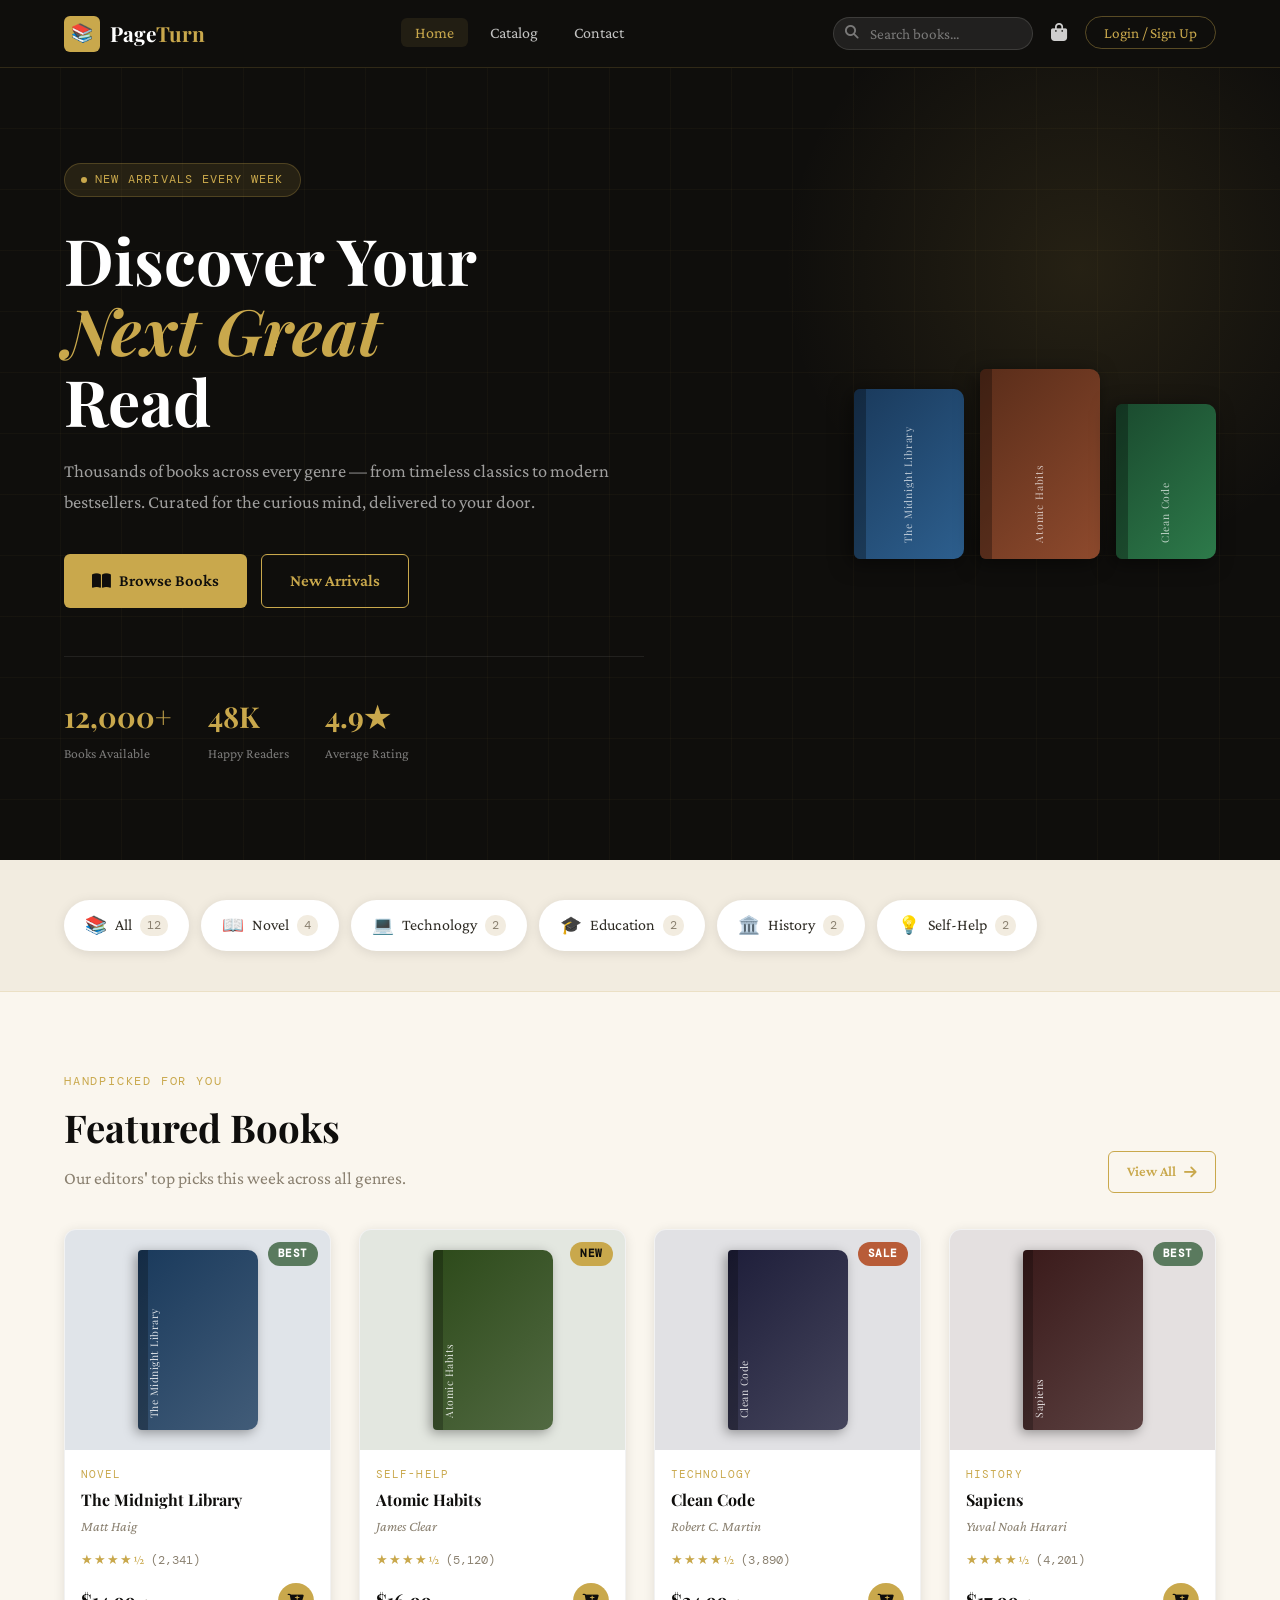
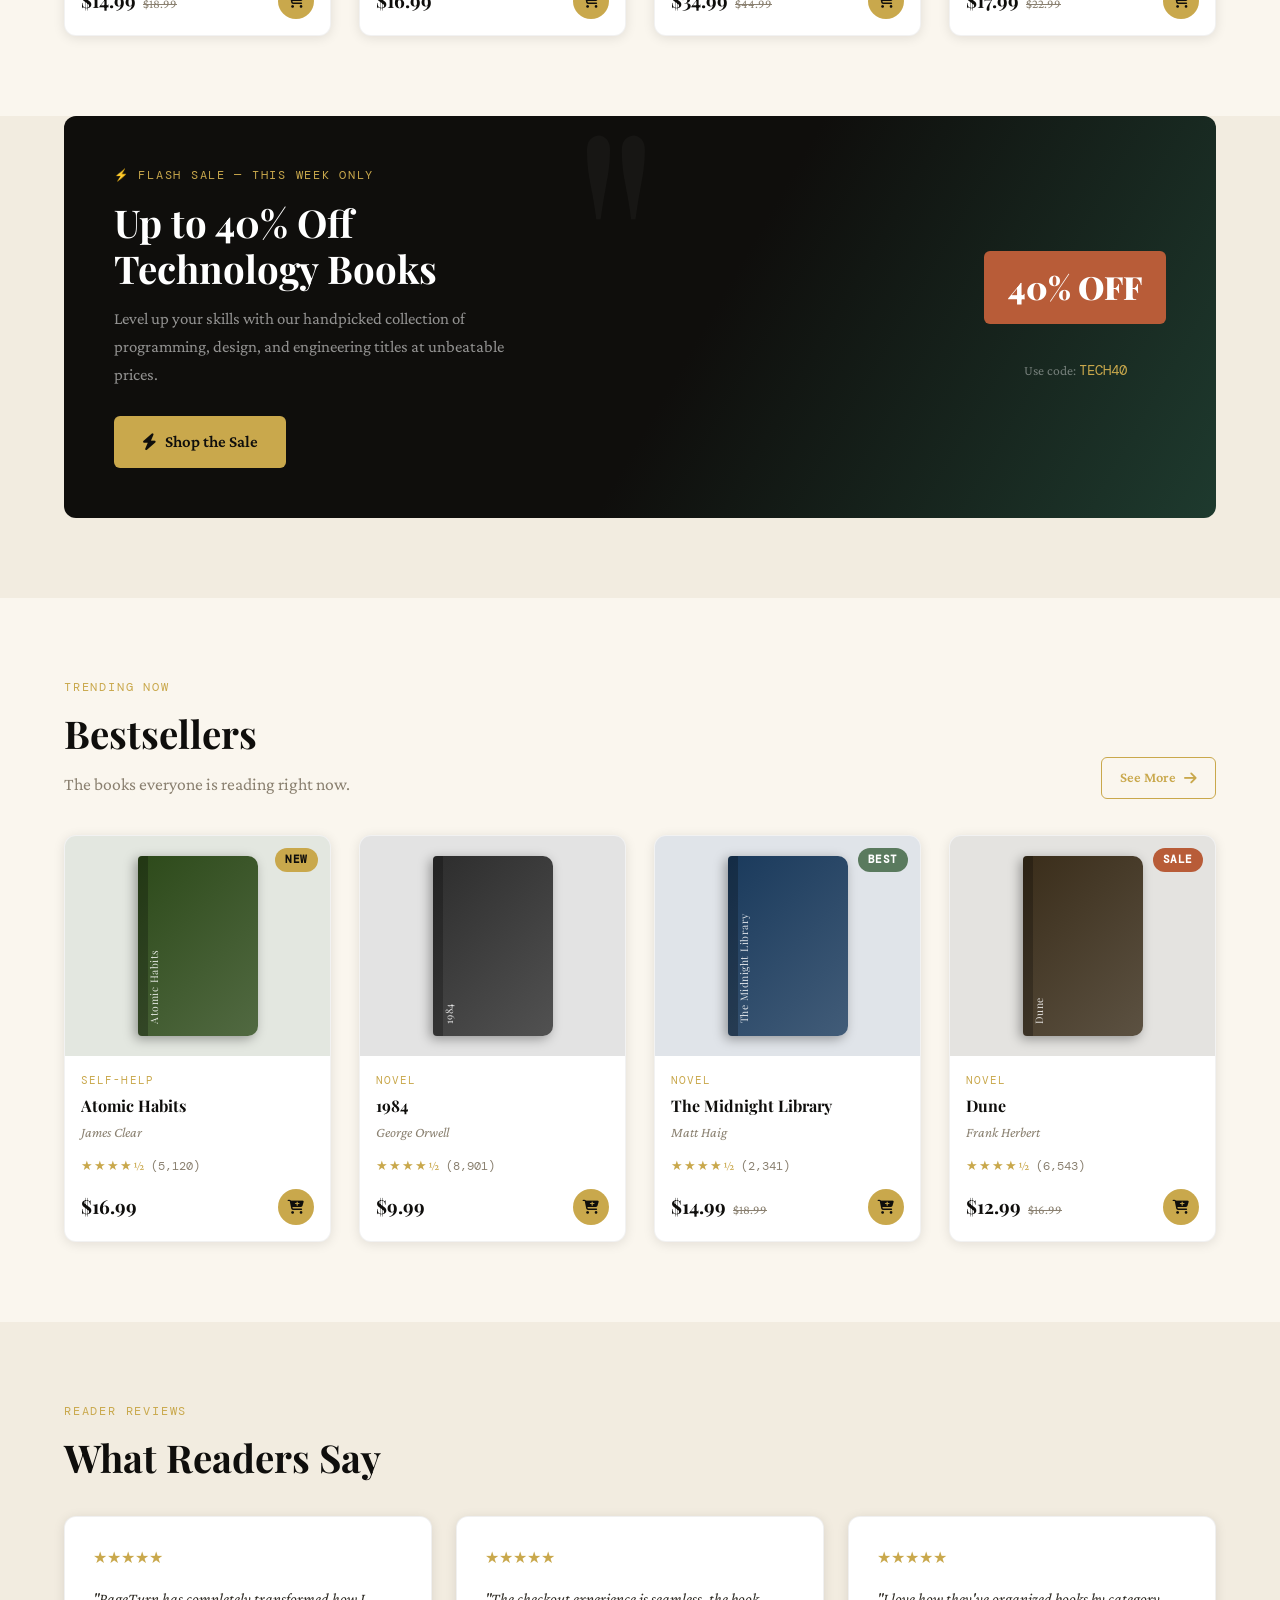
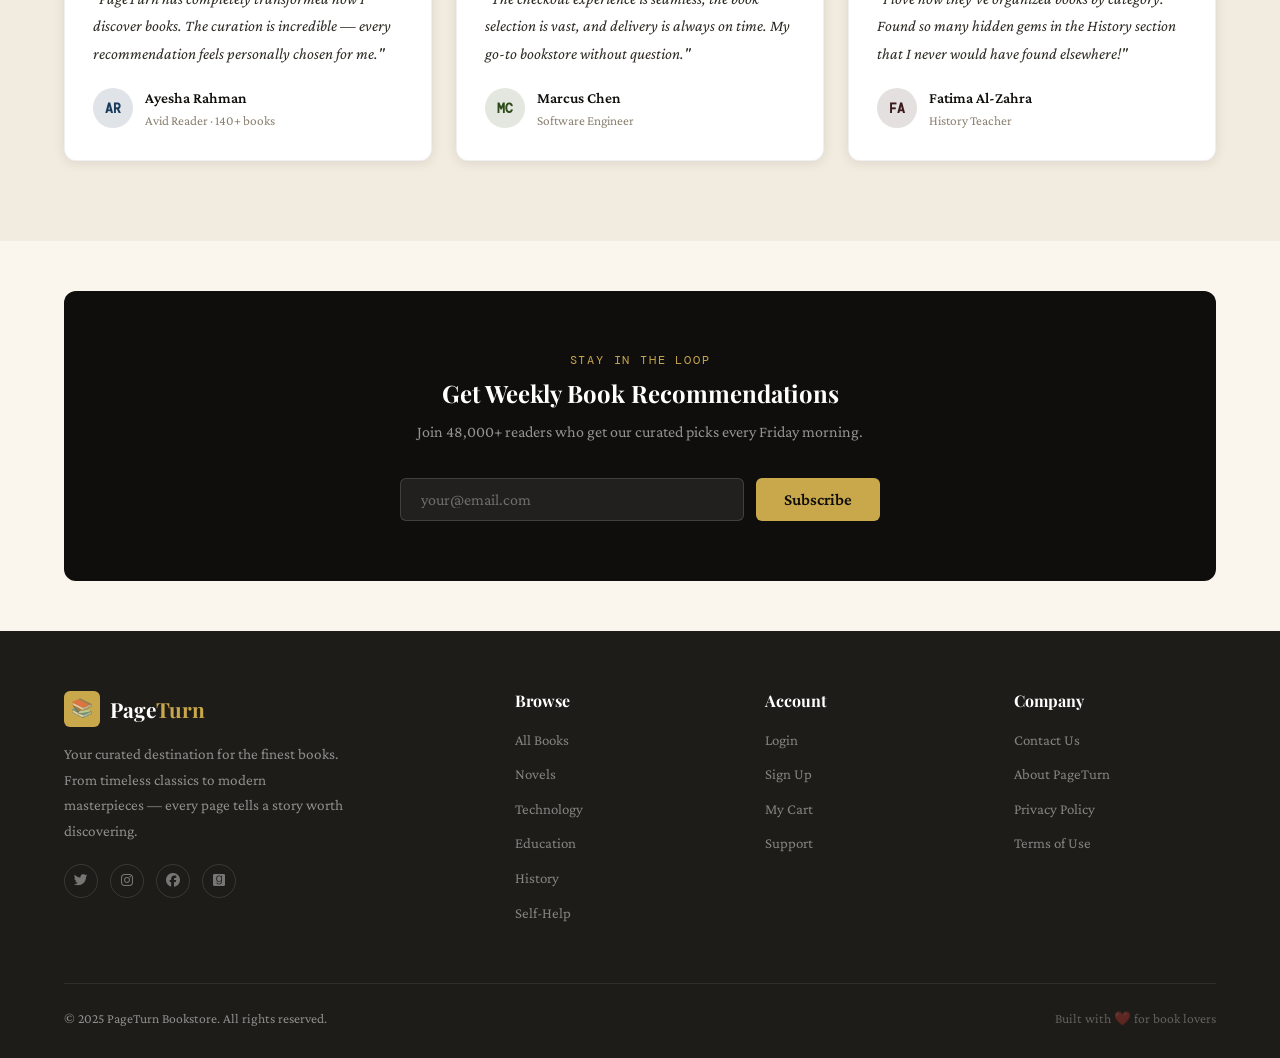
<file: index.html>
<!DOCTYPE html>
<html lang="en">
<head>
  <meta charset="UTF-8">
  <meta name="viewport" content="width=device-width, initial-scale=1.0">
  <title>PageTurn Bookstore — Discover Your Next Great Read</title>
  <link rel="stylesheet" href="https://cdnjs.cloudflare.com/ajax/libs/font-awesome/6.5.2/css/all.min.css">
  <link rel="stylesheet" href="css/style.css">
</head>
<body>

<div id="navbar"></div>

<!-- ══ HERO ══ -->
<section class="hero" id="home">
  <div class="hero-bg-pattern"></div>
  <div class="hero-glow"></div>

  <div class="hero-content">
    <div class="hero-tag">
      <div class="hero-tag-dot"></div>
      NEW ARRIVALS EVERY WEEK
    </div>
    <h1>Discover Your<br><em>Next Great</em><br>Read</h1>
    <p class="hero-desc">
      Thousands of books across every genre — from timeless classics to modern bestsellers.
      Curated for the curious mind, delivered to your door.
    </p>
    <div class="hero-btns">
      <a class="btn btn-gold" href="catalog.html">
        <i class="fa-solid fa-book-open"></i> Browse Books
      </a>
      <a class="btn btn-outline-gold" href="catalog.html?badge=new">
        New Arrivals
      </a>
    </div>
    <div class="hero-stats">
      <div>
        <div class="hero-stat-val">12,000+</div>
        <div class="hero-stat-lbl">Books Available</div>
      </div>
      <div>
        <div class="hero-stat-val">48K</div>
        <div class="hero-stat-lbl">Happy Readers</div>
      </div>
      <div>
        <div class="hero-stat-val">4.9★</div>
        <div class="hero-stat-lbl">Average Rating</div>
      </div>
    </div>
  </div>

  <!-- Floating books -->
  <div class="hero-visual">
    <div class="hero-book hb1">
      <div class="hero-book-title">The Midnight Library</div>
    </div>
    <div class="hero-book hb2">
      <div class="hero-book-title">Atomic Habits</div>
    </div>
    <div class="hero-book hb3">
      <div class="hero-book-title">Clean Code</div>
    </div>
  </div>
</section>

<!-- ══ CATEGORIES ══ -->
<div class="categories-strip">
  <div class="container">
    <div class="categories-row" id="catRow"></div>
  </div>
</div>

<!-- ══ FEATURED BOOKS ══ -->
<section class="section" style="background: var(--parchment);">
  <div class="container">
    <div class="section-eyebrow">Handpicked For You</div>
    <div style="display:flex;align-items:flex-end;justify-content:space-between;flex-wrap:wrap;gap:16px;margin-bottom:36px;">
      <div>
        <h2 class="section-title">Featured Books</h2>
        <p class="section-desc">Our editors' top picks this week across all genres.</p>
      </div>
      <a class="btn btn-outline-gold btn-sm" href="catalog.html">View All <i class="fa-solid fa-arrow-right"></i></a>
    </div>
    <div class="books-grid" id="featuredGrid"></div>
  </div>
</section>

<!-- ══ PROMO BANNER ══ -->
<section class="section" style="background: var(--cream); padding-top:0;">
  <div class="container">
    <div class="promo-banner">
      <div>
        <div class="promo-eyebrow">⚡ Flash Sale — This Week Only</div>
        <h2 class="promo-title">Up to 40% Off<br>Technology Books</h2>
        <p class="promo-desc">Level up your skills with our handpicked collection of programming, design, and engineering titles at unbeatable prices.</p>
        <a class="btn btn-gold" href="catalog.html?cat=Technology">
          <i class="fa-solid fa-bolt"></i> Shop the Sale
        </a>
      </div>
      <div style="text-align:center;">
        <div class="promo-discount">40% OFF</div>
        <p style="color:rgba(255,255,255,.4);font-size:.85rem;margin-top:8px;">Use code: <span style="color:var(--gold);font-family:'DM Mono',monospace">TECH40</span></p>
      </div>
    </div>
  </div>
</section>

<!-- ══ BESTSELLERS ══ -->
<section class="section" style="background: var(--parchment);">
  <div class="container">
    <div class="section-eyebrow">Trending Now</div>
    <div style="display:flex;align-items:flex-end;justify-content:space-between;flex-wrap:wrap;gap:16px;margin-bottom:36px;">
      <div>
        <h2 class="section-title">Bestsellers</h2>
        <p class="section-desc">The books everyone is reading right now.</p>
      </div>
      <a class="btn btn-outline-gold btn-sm" href="catalog.html">See More <i class="fa-solid fa-arrow-right"></i></a>
    </div>
    <div class="books-grid" id="bestsellerGrid"></div>
  </div>
</section>

<!-- ══ TESTIMONIALS ══ -->
<section class="section" style="background: var(--cream);">
  <div class="container">
    <div class="section-eyebrow">Reader Reviews</div>
    <h2 class="section-title" style="margin-bottom:36px;">What Readers Say</h2>
    <div class="testimonials-grid" id="testimonialsGrid"></div>
  </div>
</section>

<!-- ══ NEWSLETTER ══ -->
<section class="section-sm" style="background: var(--parchment);">
  <div class="container">
    <div class="newsletter">
      <div class="section-eyebrow" style="margin-bottom:8px;">Stay in the Loop</div>
      <h2>Get Weekly Book Recommendations</h2>
      <p>Join 48,000+ readers who get our curated picks every Friday morning.</p>
      <div class="newsletter-form">
        <input class="newsletter-input" id="nlEmail" type="email" placeholder="your@email.com">
        <button class="btn btn-gold" id="nlBtn">Subscribe</button>
      </div>
    </div>
  </div>
</section>

<div id="footer"></div>

<script src="js/data.js"></script>
<script src="js/script.js"></script>
</body>
</html>
</file>
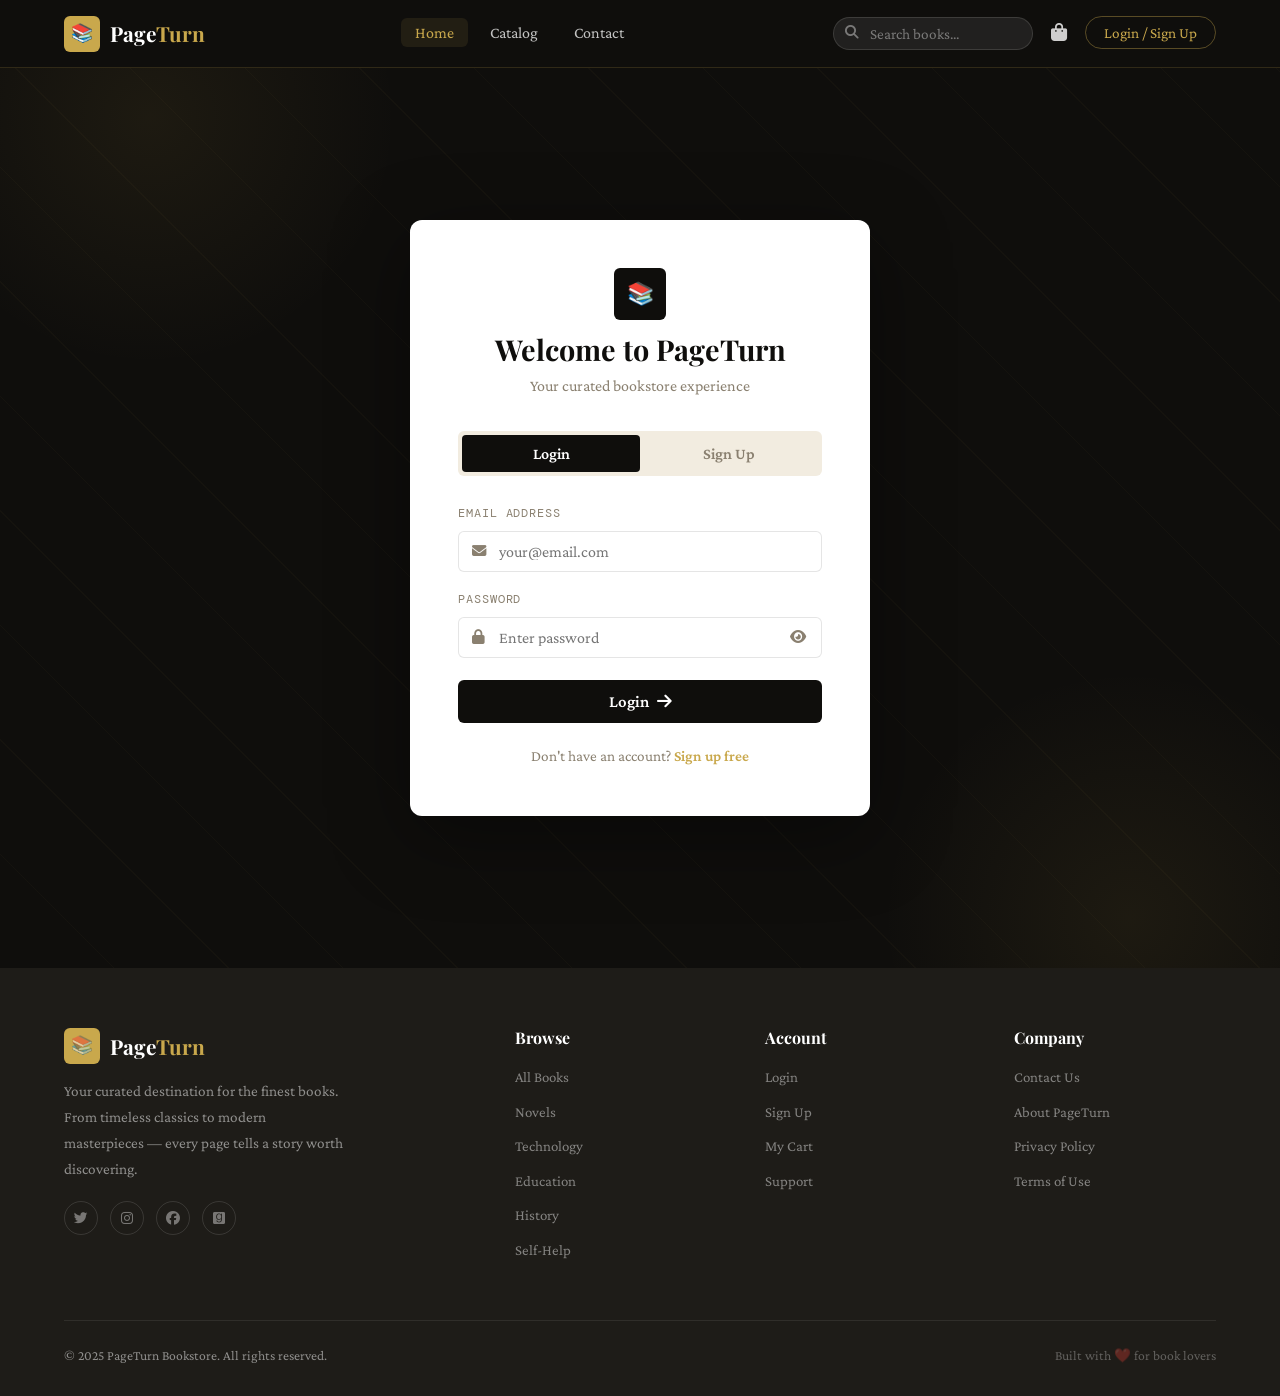
<file: auth.html>
<!doctype html>
<html lang="en">
  <head>
    <meta charset="UTF-8" />
    <meta name="viewport" content="width=device-width, initial-scale=1.0" />
    <title>Login / Sign Up — PageTurn Bookstore</title>
    <link
      rel="stylesheet"
      href="https://cdnjs.cloudflare.com/ajax/libs/font-awesome/6.5.2/css/all.min.css"
    />
    <link rel="stylesheet" href="css/style.css" />
  </head>
  <body>
    <div id="navbar"></div>

    <section class="auth-page">
      <div class="auth-page-bg"></div>
      <div class="auth-glow auth-glow-1"></div>
      <div class="auth-glow auth-glow-2"></div>

      <div class="auth-box">
        <div class="auth-logo-row">
          <div class="auth-logo-icon">📚</div>
          <h2 class="auth-box-title">Welcome to PageTurn</h2>
          <p class="auth-box-sub">Your curated bookstore experience</p>
        </div>

        <div class="auth-tabs">
          <button class="auth-tab active" id="tabLogin">Login</button>
          <button class="auth-tab" id="tabSignup">Sign Up</button>
        </div>

        <!-- ── LOGIN PANEL ── -->
        <div class="auth-panel active" id="panelLogin">
          <div class="form-group">
            <label class="form-label">Email Address</label>
            <div class="input-wrap">
              <i class="fa-solid fa-envelope input-icon"></i>
              <input
                class="form-input with-icon"
                type="email"
                id="loginEmail"
                placeholder="your@email.com"
                autocomplete="email"
              />
            </div>
          </div>
          <div class="form-group">
            <label class="form-label">Password</label>
            <div class="input-wrap">
              <i class="fa-solid fa-lock input-icon"></i>
              <input
                class="form-input with-icon"
                type="password"
                id="loginPassword"
                placeholder="Enter password"
                autocomplete="current-password"
              />
              <button class="toggle-pw" id="toggleLoginPw" type="button">
                <i class="fa-solid fa-eye"></i>
              </button>
            </div>
          </div>
          <div class="auth-error d-none" id="loginError"></div>
          <button
            class="btn btn-dark btn-full"
            id="loginBtn"
            style="margin-top: 4px"
          >
            Login <i class="fa-solid fa-arrow-right"></i>
          </button>
          <p class="auth-switch">
            Don't have an account? <span id="switchToSignup">Sign up free</span>
          </p>
        </div>

        <!-- ── SIGNUP PANEL ── -->
        <div class="auth-panel" id="panelSignup">
          <div class="form-row">
            <div class="form-group">
              <label class="form-label">First Name</label>
              <div class="input-wrap">
                <i class="fa-solid fa-user input-icon"></i>
                <input
                  class="form-input with-icon"
                  type="text"
                  id="signupFirst"
                  placeholder="Ahmed"
                  autocomplete="given-name"
                />
              </div>
            </div>
            <div class="form-group">
              <label class="form-label">Last Name</label>
              <input
                class="form-input"
                type="text"
                id="signupLast"
                placeholder="Khan"
                autocomplete="family-name"
              />
            </div>
          </div>
          <div class="form-group">
            <label class="form-label">Email Address</label>
            <div class="input-wrap">
              <i class="fa-solid fa-envelope input-icon"></i>
              <input
                class="form-input with-icon"
                type="email"
                id="signupEmail"
                placeholder="your@email.com"
                autocomplete="email"
              />
            </div>
          </div>
          <div class="form-group">
            <label class="form-label">Password</label>
            <div class="input-wrap">
              <i class="fa-solid fa-lock input-icon"></i>
              <input
                class="form-input with-icon"
                type="password"
                id="signupPassword"
                placeholder="Min 6 characters"
                autocomplete="new-password"
              />
              <button class="toggle-pw" id="toggleSignupPw" type="button">
                <i class="fa-solid fa-eye"></i>
              </button>
            </div>
          </div>
          <div class="form-group">
            <label class="form-label">Confirm Password</label>
            <div class="input-wrap">
              <i class="fa-solid fa-lock input-icon"></i>
              <input
                class="form-input with-icon"
                type="password"
                id="signupConfirm"
                placeholder="Repeat password"
                autocomplete="new-password"
              />
            </div>
          </div>
          <div class="auth-error d-none" id="signupError"></div>
          <div class="auth-success d-none" id="signupSuccess"></div>
          <button class="btn btn-gold btn-full" id="signupBtn">
            Create Account <i class="fa-solid fa-rocket"></i>
          </button>
          <p class="auth-switch">
            Already have an account? <span id="switchToLogin">Login</span>
          </p>
        </div>
      </div>
    </section>

    <div id="footer"></div>

    <script src="js/data.js"></script>
    <script src="js/auth.js"></script>
  </body>
</html>
</file>
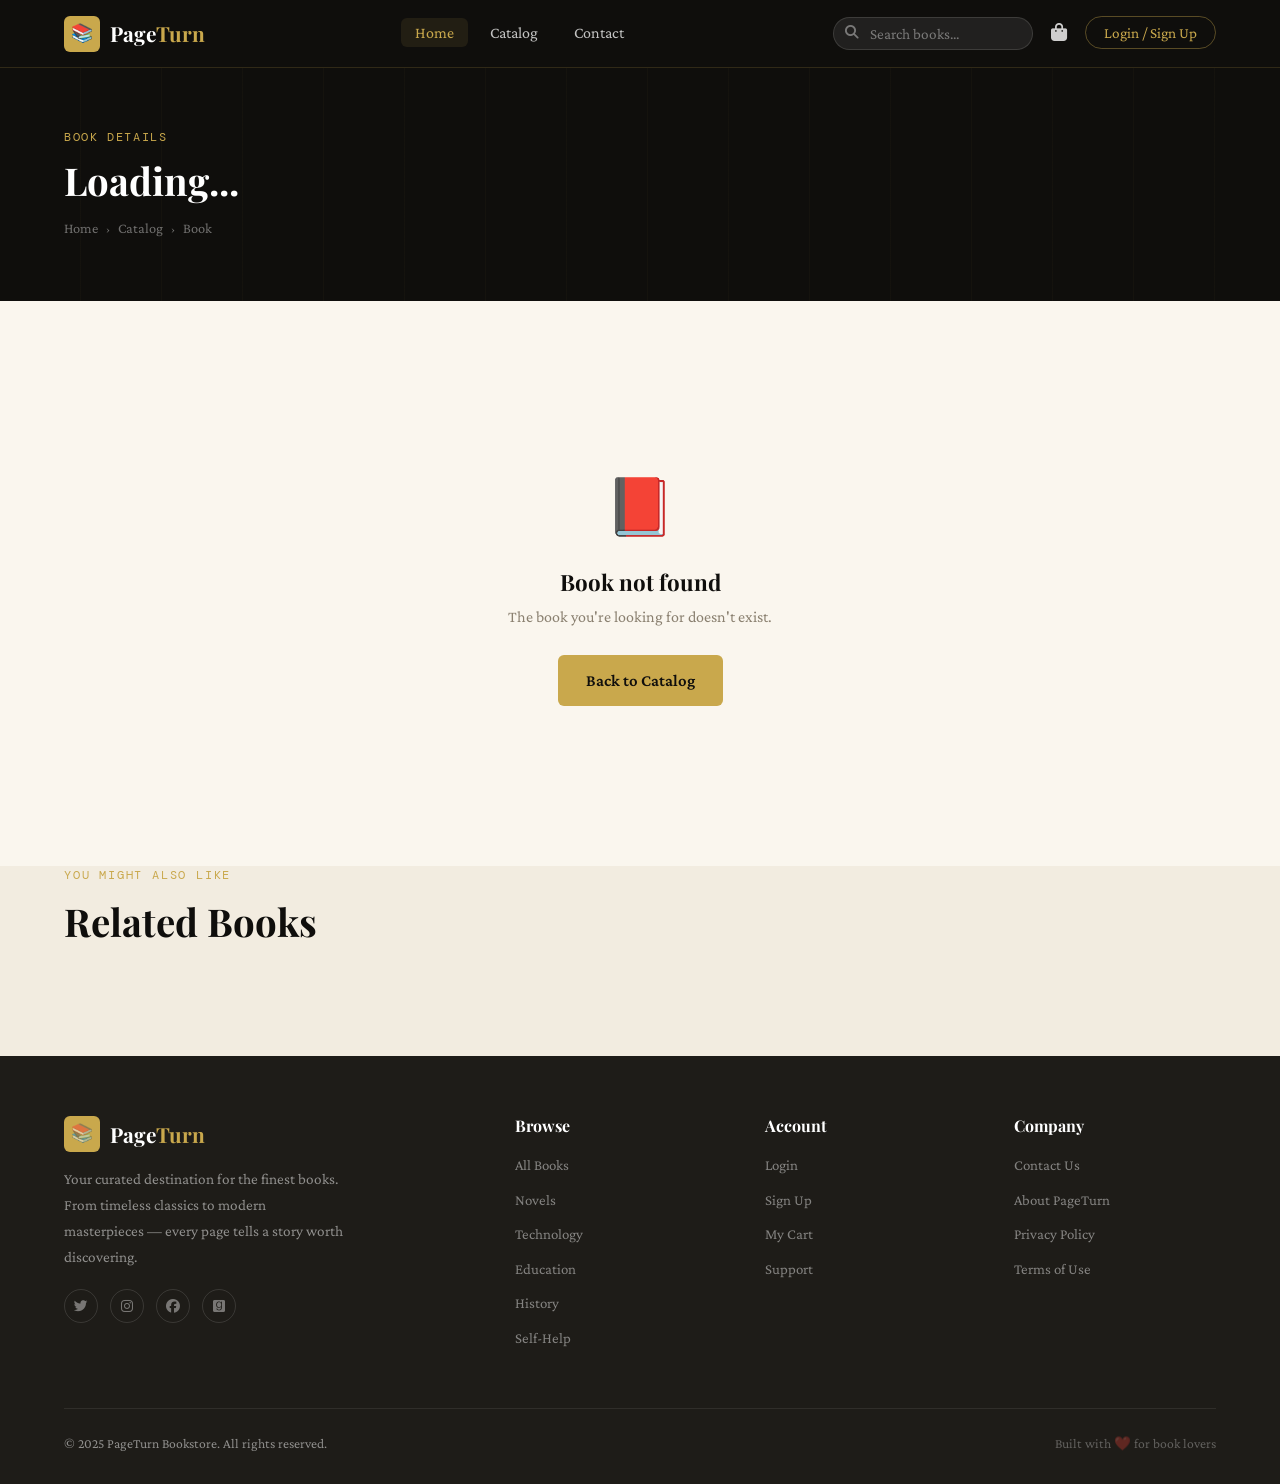
<file: book-detail.html>
<!DOCTYPE html>
<html lang="en">
<head>
  <meta charset="UTF-8">
  <meta name="viewport" content="width=device-width, initial-scale=1.0">
  <title>Book Detail — PageTurn Bookstore</title>
  <link rel="stylesheet" href="https://cdnjs.cloudflare.com/ajax/libs/font-awesome/6.5.2/css/all.min.css">
  <link rel="stylesheet" href="css/style.css">
</head>
<body>

<div id="navbar"></div>

<div class="page-header" id="pageHeader">
  <div class="container page-header-content">
    <div class="page-header-eyebrow" id="headerEyebrow">BOOK DETAILS</div>
    <h1 id="headerTitle">Loading...</h1>
    <div class="breadcrumb">
      <a href="index.html">Home</a>
      <span class="breadcrumb-sep">›</span>
      <a href="catalog.html">Catalog</a>
      <span class="breadcrumb-sep">›</span>
      <span id="breadcrumbTitle">Book</span>
    </div>
  </div>
</div>

<section class="section">
  <div class="container">
    <div id="detailContent"></div>
  </div>
</section>

<!-- Related Books -->
<section class="section" style="background:var(--cream);padding-top:0;" id="relatedSection">
  <div class="container">
    <div class="section-eyebrow">You Might Also Like</div>
    <h2 class="section-title" style="margin-bottom:32px;">Related Books</h2>
    <div class="books-grid" id="relatedGrid"></div>
  </div>
</section>

<div id="footer"></div>

<script src="js/data.js"></script>
<script src="js/book-detail.js"></script>
</body>
</html>
</file>
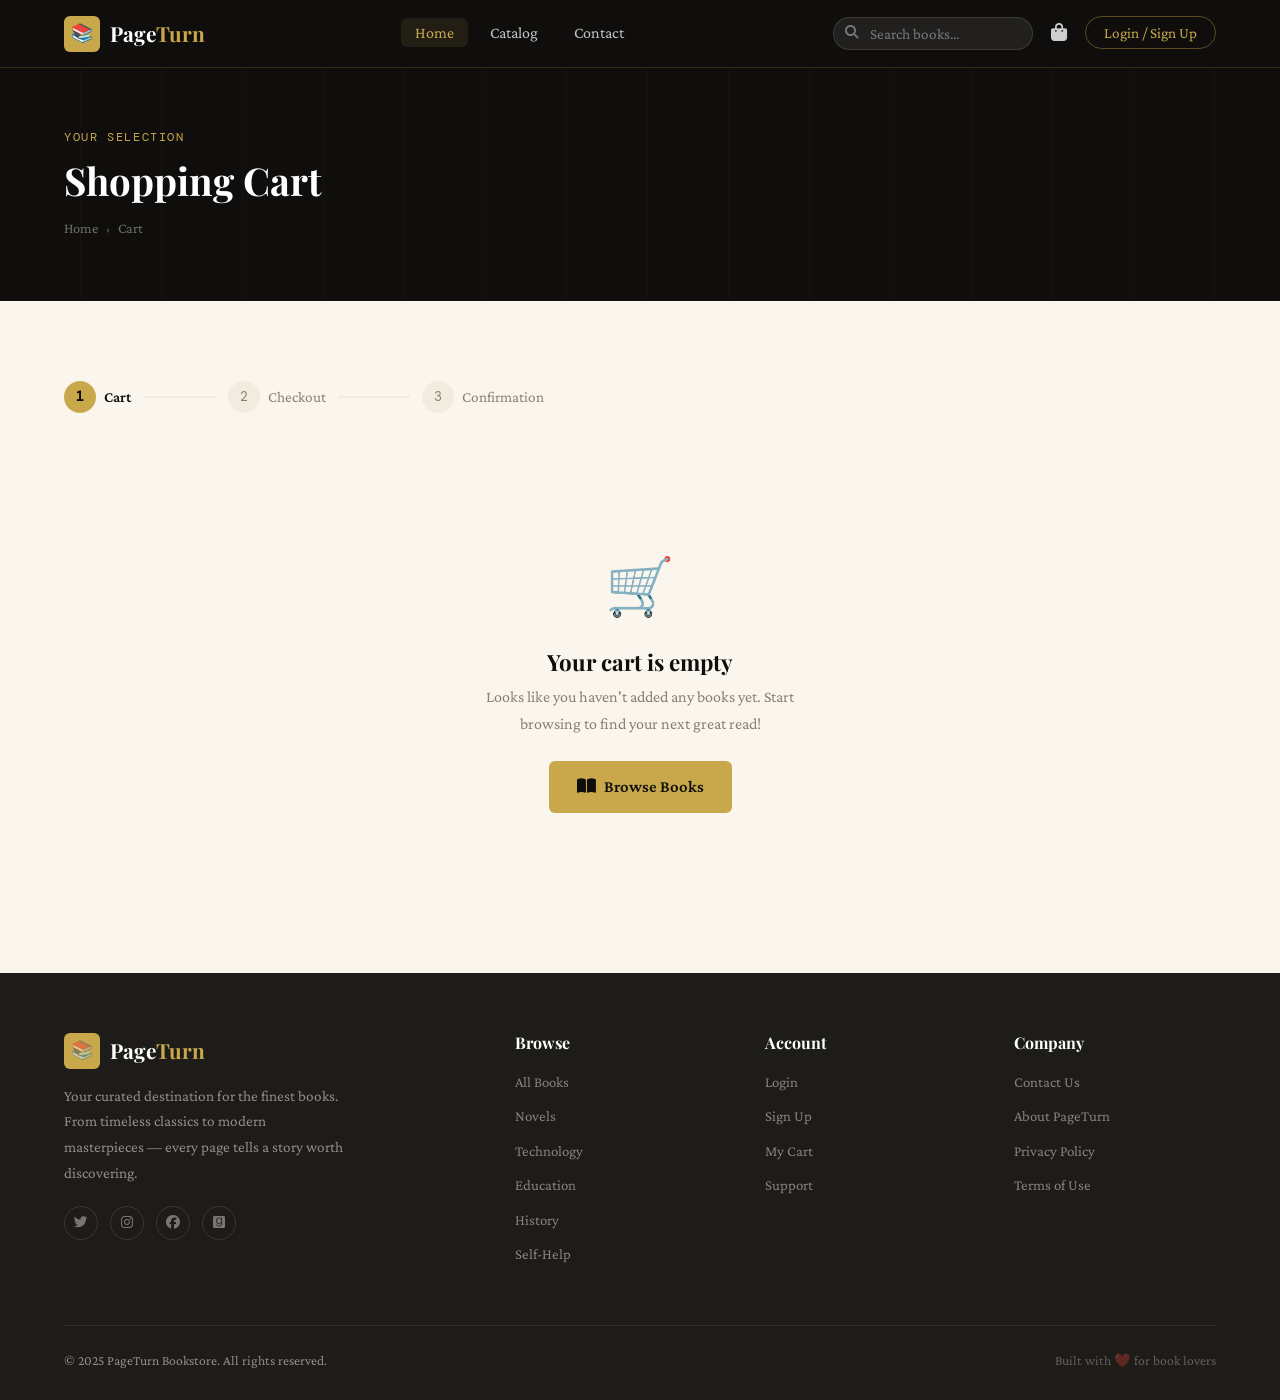
<file: cart.html>
<!DOCTYPE html>
<html lang="en">
<head>
  <meta charset="UTF-8">
  <meta name="viewport" content="width=device-width, initial-scale=1.0">
  <title>Shopping Cart — PageTurn Bookstore</title>
  <link rel="stylesheet" href="https://cdnjs.cloudflare.com/ajax/libs/font-awesome/6.5.2/css/all.min.css">
  <link rel="stylesheet" href="css/style.css">
</head>
<body>

<div id="navbar"></div>

<div class="page-header">
  <div class="container page-header-content">
    <div class="page-header-eyebrow">YOUR SELECTION</div>
    <h1>Shopping Cart</h1>
    <div class="breadcrumb">
      <a href="index.html">Home</a>
      <span class="breadcrumb-sep">›</span>
      <span>Cart</span>
    </div>
  </div>
</div>

<section class="section">
  <div class="container">

    <!-- Checkout steps indicator -->
    <div style="display:flex;align-items:center;gap:0;margin-bottom:48px;max-width:480px;">
      <div style="display:flex;align-items:center;gap:8px;">
        <div style="width:32px;height:32px;border-radius:50%;background:var(--gold);color:var(--ink);display:flex;align-items:center;justify-content:center;font-family:'DM Mono',monospace;font-size:.8rem;font-weight:700">1</div>
        <span style="font-weight:600;font-size:.95rem">Cart</span>
      </div>
      <div style="flex:1;height:2px;background:var(--cream);margin:0 12px"></div>
      <div style="display:flex;align-items:center;gap:8px;">
        <div style="width:32px;height:32px;border-radius:50%;background:var(--cream);color:var(--muted);display:flex;align-items:center;justify-content:center;font-family:'DM Mono',monospace;font-size:.8rem">2</div>
        <span style="color:var(--muted);font-size:.95rem">Checkout</span>
      </div>
      <div style="flex:1;height:2px;background:var(--cream);margin:0 12px"></div>
      <div style="display:flex;align-items:center;gap:8px;">
        <div style="width:32px;height:32px;border-radius:50%;background:var(--cream);color:var(--muted);display:flex;align-items:center;justify-content:center;font-family:'DM Mono',monospace;font-size:.8rem">3</div>
        <span style="color:var(--muted);font-size:.95rem">Confirmation</span>
      </div>
    </div>

    <div id="cartContent"></div>

  </div>
</section>

<div id="footer"></div>

<script src="js/data.js"></script>
<script src="js/cart.js"></script>
</body>
</html>
</file>
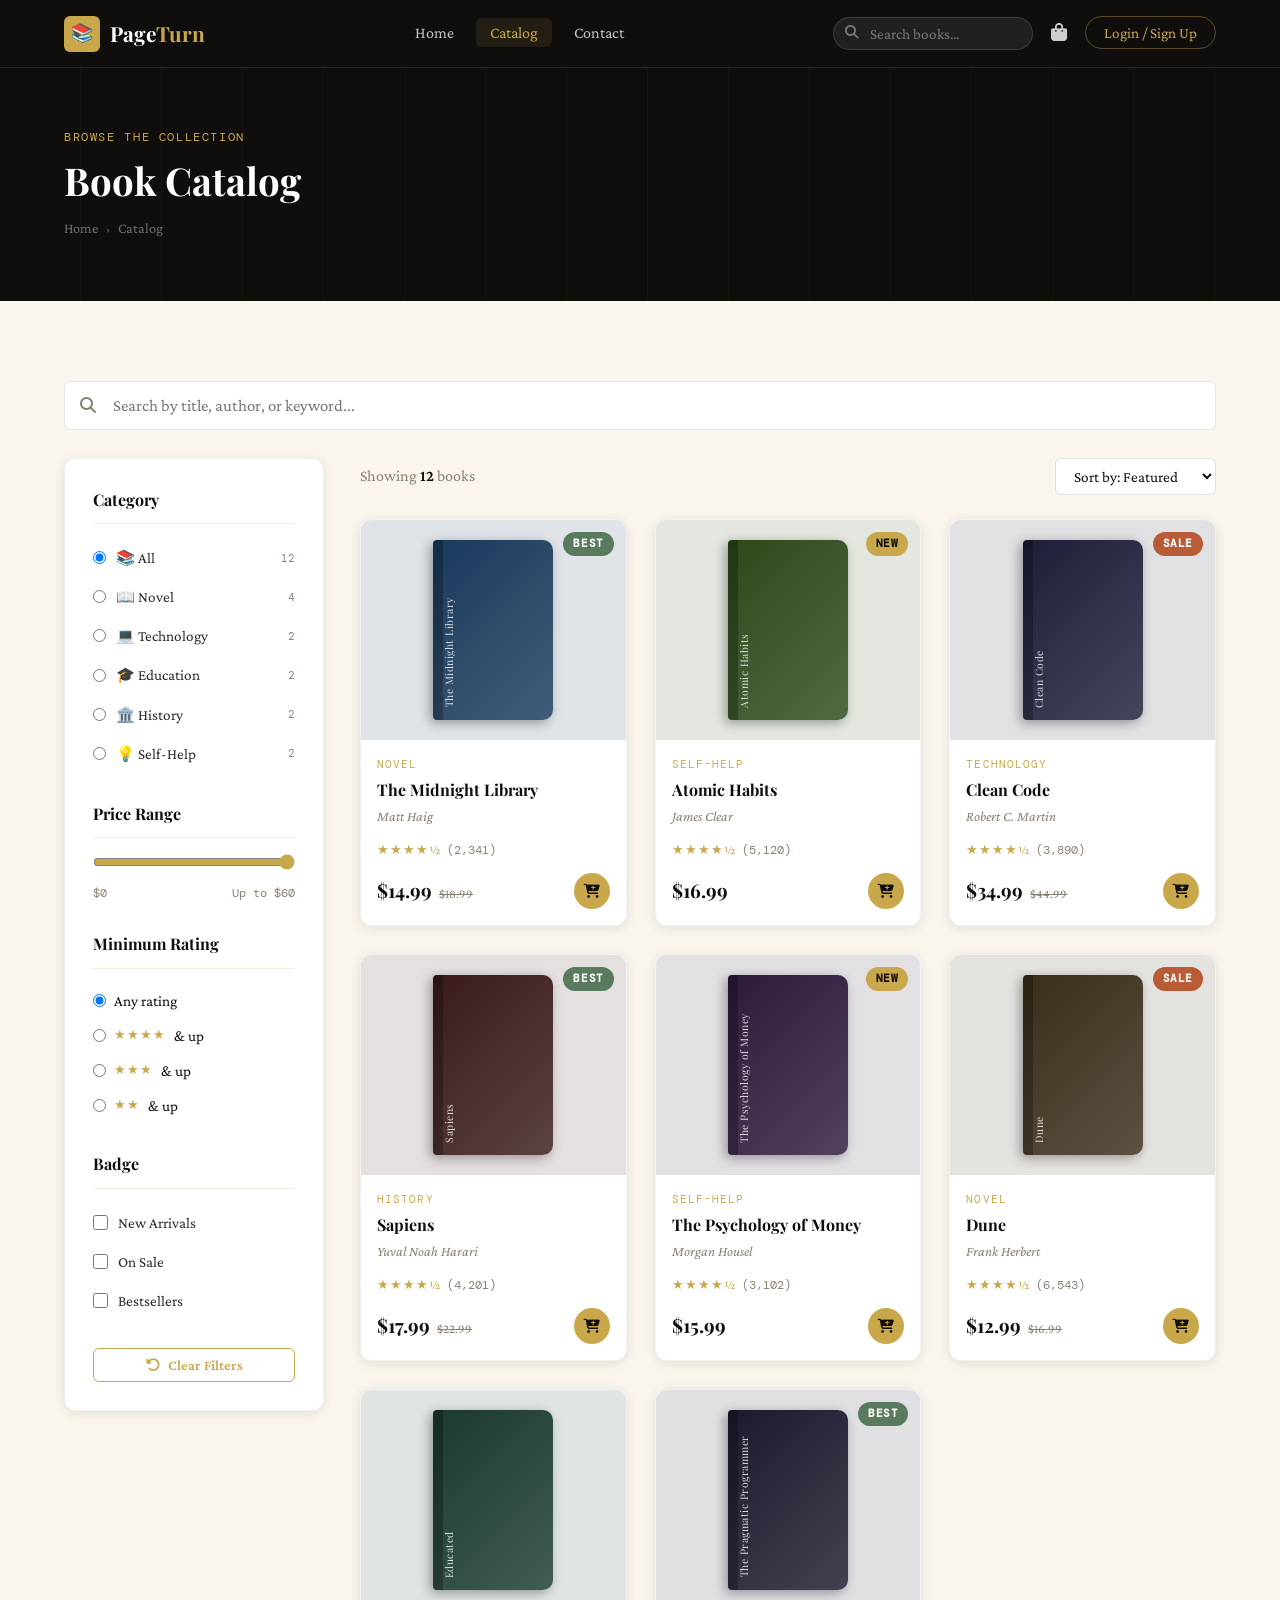
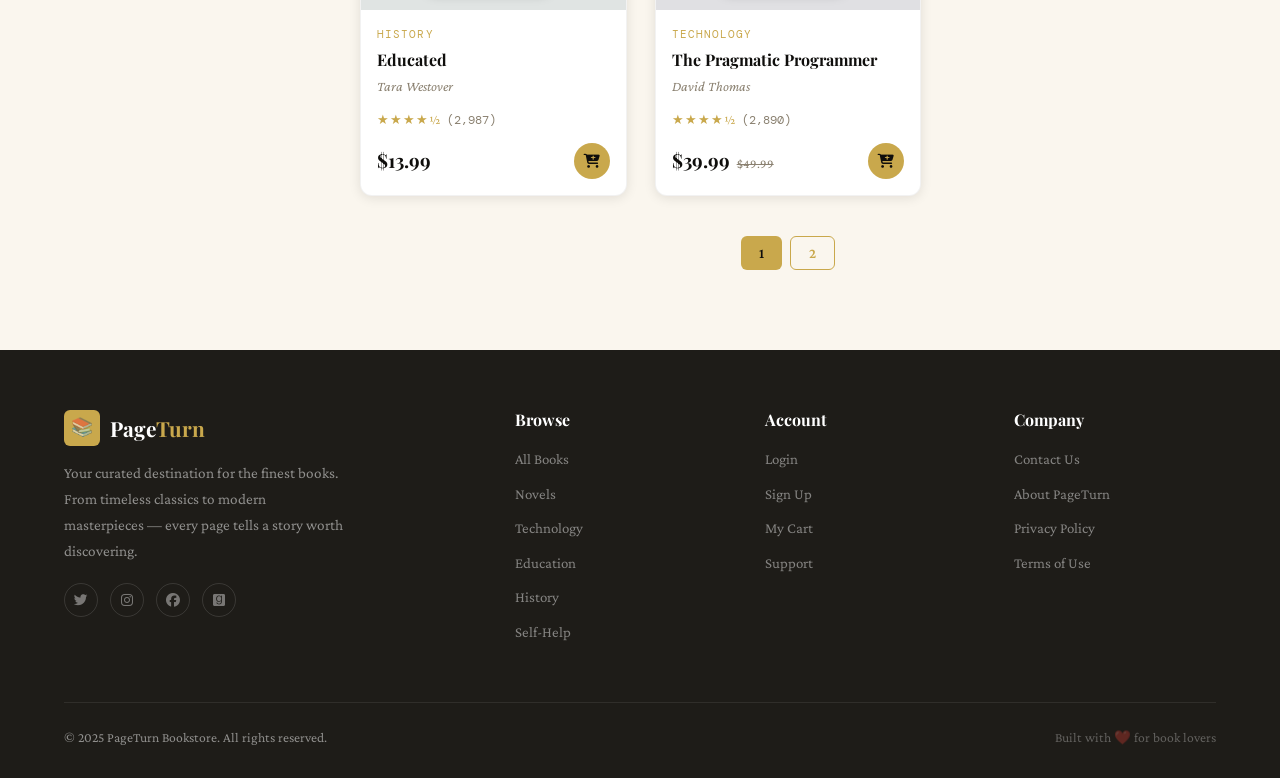
<file: catalog.html>
<!doctype html>
<html lang="en">
  <head>
    <meta charset="UTF-8" />
    <meta name="viewport" content="width=device-width, initial-scale=1.0" />
    <title>Browse Books — PageTurn Bookstore</title>
    <link
      rel="stylesheet"
      href="https://cdnjs.cloudflare.com/ajax/libs/font-awesome/6.5.2/css/all.min.css"
    />
    <link rel="stylesheet" href="css/style.css" />
  </head>
  <body>
    <div id="navbar"></div>

    <!-- Page Header -->
    <div class="page-header">
      <div class="container page-header-content">
        <div class="page-header-eyebrow">BROWSE THE COLLECTION</div>
        <h1>Book Catalog</h1>
        <div class="breadcrumb">
          <a href="index.html">Home</a>
          <span class="breadcrumb-sep">›</span>
          <span>Catalog</span>
        </div>
      </div>
    </div>

    <section class="section">
      <div class="container">
        <!-- Search bar -->
        <div class="catalog-search-bar">
          <i class="fa-solid fa-magnifying-glass catalog-search-icon"></i>
          <input
            class="catalog-search-input"
            id="searchInput"
            placeholder="Search by title, author, or keyword..."
          />
        </div>

        <div class="catalog-layout">
          <!-- ── SIDEBAR FILTERS ── -->
          <aside class="catalog-sidebar">
            <div class="sidebar-section">
              <div class="sidebar-title">Category</div>
              <div id="catFilters"></div>
            </div>

            <div class="sidebar-section">
              <div class="sidebar-title">Price Range</div>
              <input
                type="range"
                class="price-range"
                id="priceRange"
                min="0"
                max="60"
                value="60"
                step="1"
              />
              <div class="price-labels">
                <span>$0</span>
                <span id="priceLabel">Up to $60</span>
              </div>
            </div>

            <div class="sidebar-section">
              <div class="sidebar-title">Minimum Rating</div>
              <div id="ratingFilters"></div>
            </div>

            <div class="sidebar-section">
              <div class="sidebar-title">Badge</div>
              <label class="filter-option">
                <input type="checkbox" id="filterNew" /> New Arrivals
              </label>
              <label class="filter-option">
                <input type="checkbox" id="filterSale" /> On Sale
              </label>
              <label class="filter-option">
                <input type="checkbox" id="filterBest" /> Bestsellers
              </label>
            </div>

            <button
              class="btn btn-outline-gold btn-sm btn-full"
              id="clearFilters"
            >
              <i class="fa-solid fa-rotate-left"></i> Clear Filters
            </button>
          </aside>

          <!-- ── CATALOG MAIN ── -->
          <div>
            <div class="catalog-header">
              <div class="catalog-count">
                Showing <span id="bookCount">0</span> books
              </div>
              <select class="sort-select" id="sortSelect">
                <option value="default">Sort by: Featured</option>
                <option value="price-asc">Price: Low to High</option>
                <option value="price-desc">Price: High to Low</option>
                <option value="rating">Highest Rated</option>
                <option value="reviews">Most Reviewed</option>
                <option value="title">Title A–Z</option>
              </select>
            </div>

            <div class="books-grid" id="catalogGrid"></div>

            <div class="empty-state" id="emptyState" style="display: none">
              <div class="empty-icon">📭</div>
              <h3>No books found</h3>
              <p>
                Try adjusting your filters or search term to find what you're
                looking for.
              </p>
              <button class="btn btn-gold btn-sm" id="resetBtn">
                Reset Filters
              </button>
            </div>

            <!-- Pagination -->
            <div
              id="pagination"
              style="
                display: flex;
                gap: 8px;
                justify-content: center;
                margin-top: 40px;
                flex-wrap: wrap;
              "
            ></div>
          </div>
        </div>
      </div>
    </section>

    <div id="footer"></div>

    <script src="js/data.js"></script>
    <script src="js/catalog.js"></script>
  </body>
</html>
</file>
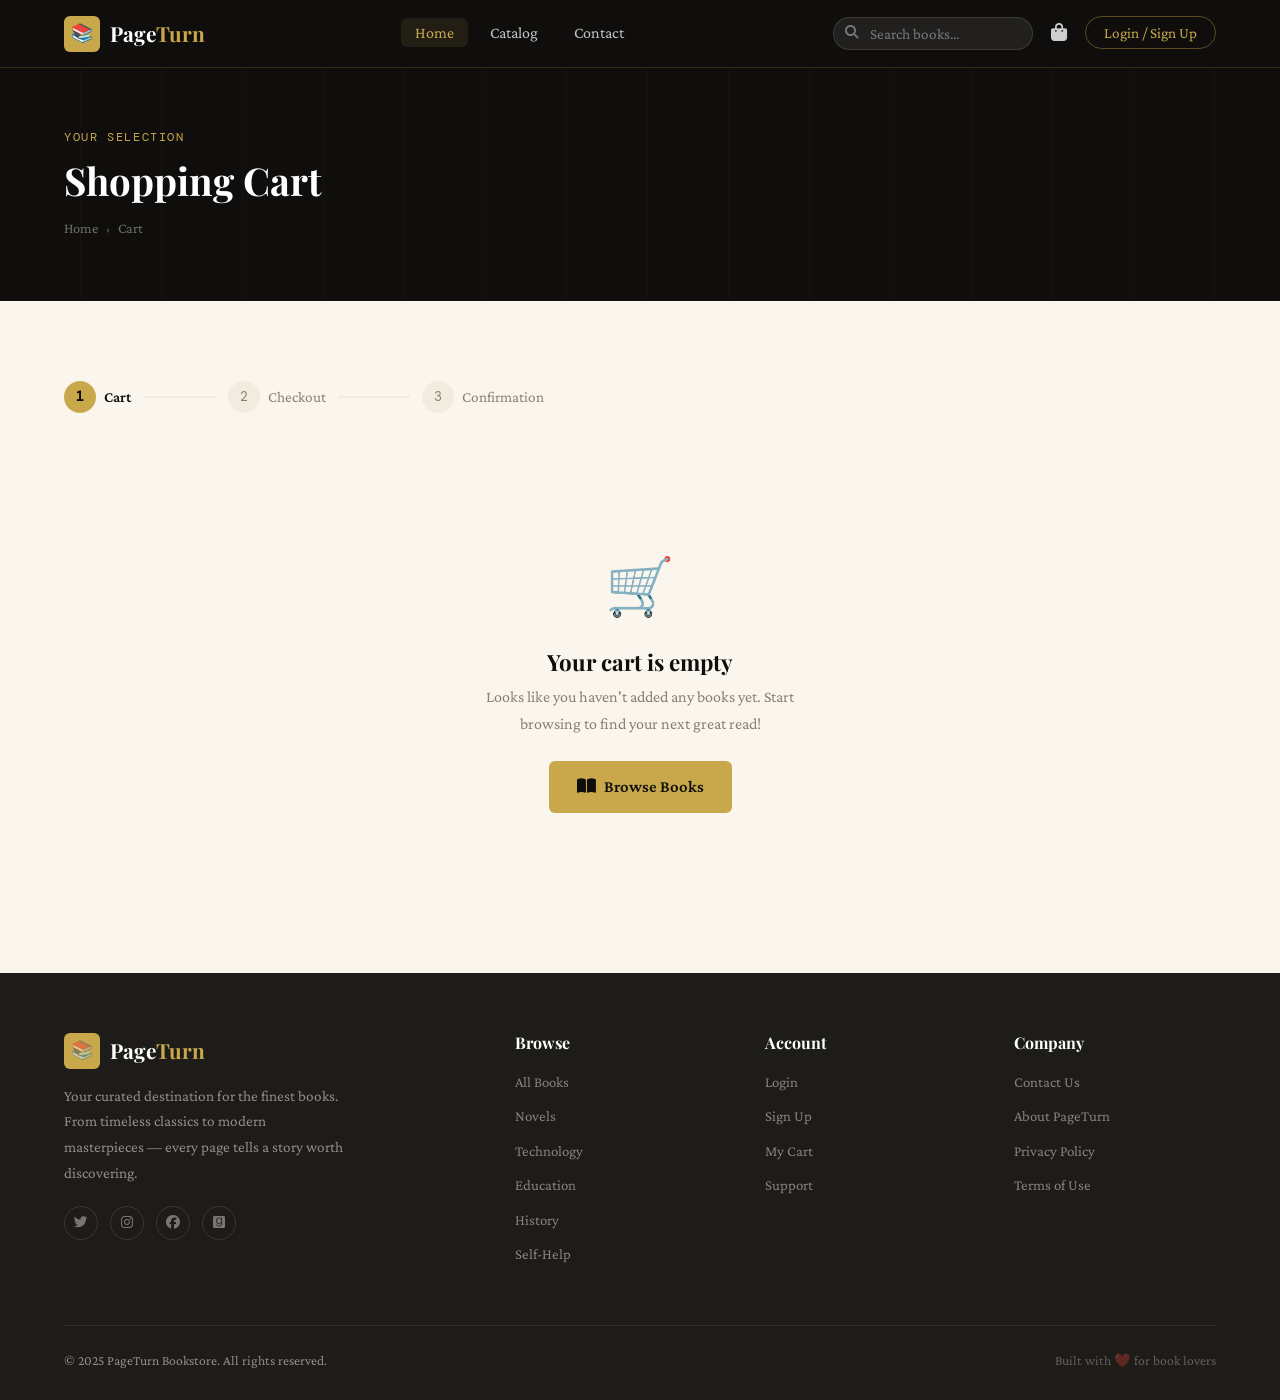
<file: checkout.html>
<!doctype html>
<html lang="en">
  <head>
    <meta charset="UTF-8" />
    <meta name="viewport" content="width=device-width, initial-scale=1.0" />
    <title>Checkout — PageTurn Bookstore</title>
    <link
      rel="stylesheet"
      href="https://cdnjs.cloudflare.com/ajax/libs/font-awesome/6.5.2/css/all.min.css"
    />
    <link rel="stylesheet" href="css/style.css" />
  </head>
  <body>
    <div id="navbar"></div>

    <div class="page-header">
      <div class="container page-header-content">
        <div class="page-header-eyebrow">ALMOST THERE</div>
        <h1>Checkout</h1>
        <div class="breadcrumb">
          <a href="index.html">Home</a>
          <span class="breadcrumb-sep">›</span>
          <a href="cart.html">Cart</a>
          <span class="breadcrumb-sep">›</span>
          <span>Checkout</span>
        </div>
      </div>
    </div>

    <section class="section">
      <div class="container">
        <!-- Steps -->
        <div
          style="
            display: flex;
            align-items: center;
            gap: 0;
            margin-bottom: 48px;
            max-width: 480px;
          "
        >
          <div style="display: flex; align-items: center; gap: 8px">
            <div
              style="
                width: 32px;
                height: 32px;
                border-radius: 50%;
                background: var(--sage);
                color: #fff;
                display: flex;
                align-items: center;
                justify-content: center;
                font-size: 0.9rem;
              "
            >
              <i class="fa-solid fa-check"></i>
            </div>
            <span style="color: var(--muted); font-size: 0.95rem">Cart</span>
          </div>
          <div
            style="
              flex: 1;
              height: 2px;
              background: var(--gold);
              margin: 0 12px;
            "
          ></div>
          <div style="display: flex; align-items: center; gap: 8px">
            <div
              style="
                width: 32px;
                height: 32px;
                border-radius: 50%;
                background: var(--gold);
                color: var(--ink);
                display: flex;
                align-items: center;
                justify-content: center;
                font-family: &quot;DM Mono&quot;, monospace;
                font-size: 0.8rem;
                font-weight: 700;
              "
            >
              2
            </div>
            <span style="font-weight: 600; font-size: 0.95rem">Checkout</span>
          </div>
          <div
            style="
              flex: 1;
              height: 2px;
              background: var(--cream);
              margin: 0 12px;
            "
          ></div>
          <div style="display: flex; align-items: center; gap: 8px">
            <div
              style="
                width: 32px;
                height: 32px;
                border-radius: 50%;
                background: var(--cream);
                color: var(--muted);
                display: flex;
                align-items: center;
                justify-content: center;
                font-family: &quot;DM Mono&quot;, monospace;
                font-size: 0.8rem;
              "
            >
              3
            </div>
            <span style="color: var(--muted); font-size: 0.95rem"
              >Confirmation</span
            >
          </div>
        </div>

        <div class="checkout-layout">
          <!-- ── LEFT: Forms ── -->
          <div>
            <!-- Contact -->
            <div class="checkout-card">
              <div class="checkout-card-title">
                <div class="checkout-card-num">1</div>
                Contact Information
              </div>
              <div class="form-row">
                <div class="form-group">
                  <label class="form-label">First Name</label>
                  <input
                    class="form-input"
                    id="firstName"
                    placeholder="Ahmed"
                    autocomplete="given-name"
                  />
                  <div class="form-error" id="firstNameErr">
                    Please enter your first name.
                  </div>
                </div>
                <div class="form-group">
                  <label class="form-label">Last Name</label>
                  <input
                    class="form-input"
                    id="lastName"
                    placeholder="Khan"
                    autocomplete="family-name"
                  />
                  <div class="form-error" id="lastNameErr">
                    Please enter your last name.
                  </div>
                </div>
              </div>
              <div class="form-group">
                <label class="form-label">Email Address</label>
                <input
                  class="form-input"
                  id="email"
                  type="email"
                  placeholder="your@email.com"
                  autocomplete="email"
                />
                <div class="form-error" id="emailErr">
                  Please enter a valid email.
                </div>
              </div>
              <div class="form-group">
                <label class="form-label">Phone Number</label>
                <input
                  class="form-input"
                  id="phone"
                  type="tel"
                  placeholder="+92 300 1234567"
                  autocomplete="tel"
                />
              </div>
            </div>

            <!-- Shipping -->
            <div class="checkout-card">
              <div class="checkout-card-title">
                <div class="checkout-card-num">2</div>
                Shipping Address
              </div>
              <div class="form-group">
                <label class="form-label">Street Address</label>
                <input
                  class="form-input"
                  id="address"
                  placeholder="123 Book Street, Apt 4B"
                  autocomplete="street-address"
                />
                <div class="form-error" id="addressErr">
                  Please enter your address.
                </div>
              </div>
              <div class="form-row">
                <div class="form-group">
                  <label class="form-label">City</label>
                  <input
                    class="form-input"
                    id="city"
                    placeholder="Lahore"
                    autocomplete="address-level2"
                  />
                  <div class="form-error" id="cityErr">
                    Please enter your city.
                  </div>
                </div>
                <div class="form-group">
                  <label class="form-label">Postal Code</label>
                  <input
                    class="form-input"
                    id="postal"
                    placeholder="54000"
                    autocomplete="postal-code"
                  />
                </div>
              </div>
              <div class="form-row">
                <div class="form-group">
                  <label class="form-label">Country</label>
                  <select
                    class="form-select"
                    id="country"
                    autocomplete="country"
                  >
                    <option>Pakistan</option>
                    <option>India</option>
                    <option>Bangladesh</option>
                    <option>United Kingdom</option>
                    <option>United States</option>
                    <option>Canada</option>
                    <option>Australia</option>
                    <option>UAE</option>
                  </select>
                </div>
                <div class="form-group">
                  <label class="form-label">State / Province</label>
                  <input class="form-input" id="state" placeholder="Punjab" />
                </div>
              </div>
            </div>

            <!-- Payment -->
            <div class="checkout-card">
              <div class="checkout-card-title">
                <div class="checkout-card-num">3</div>
                Payment Method
              </div>

              <div class="payment-options" id="paymentOptions">
                <div class="payment-option selected" data-method="card">
                  <div class="payment-option-icon">💳</div>
                  Credit / Debit Card
                </div>
                <div class="payment-option" data-method="bank">
                  <div class="payment-option-icon">🏦</div>
                  Bank Transfer
                </div>
                <div class="payment-option" data-method="cash">
                  <div class="payment-option-icon">💰</div>
                  Cash on Delivery
                </div>
              </div>

              <!-- Card fields -->
              <div id="cardFields">
                <div class="form-group">
                  <label class="form-label">Card Number</label>
                  <div style="position: relative">
                    <input
                      class="form-input"
                      id="cardNumber"
                      placeholder="1234 5678 9012 3456"
                      maxlength="19"
                      autocomplete="cc-number"
                    />
                    <span
                      style="
                        position: absolute;
                        right: 14px;
                        top: 50%;
                        transform: translateY(-50%);
                        font-size: 1.1rem;
                      "
                      >💳</span
                    >
                  </div>
                  <div class="form-error" id="cardErr">
                    Please enter a valid card number.
                  </div>
                </div>
                <div class="form-row">
                  <div class="form-group">
                    <label class="form-label">Expiry Date</label>
                    <input
                      class="form-input"
                      id="cardExpiry"
                      placeholder="MM / YY"
                      maxlength="7"
                      autocomplete="cc-exp"
                    />
                    <div class="form-error" id="expiryErr">
                      Enter a valid expiry date.
                    </div>
                  </div>
                  <div class="form-group">
                    <label class="form-label">CVV</label>
                    <input
                      class="form-input"
                      id="cardCvv"
                      placeholder="123"
                      maxlength="4"
                      autocomplete="cc-csc"
                    />
                  </div>
                </div>
                <div class="form-group">
                  <label class="form-label">Name on Card</label>
                  <input
                    class="form-input"
                    id="cardName"
                    placeholder="AHMED KHAN"
                    autocomplete="cc-name"
                  />
                </div>
              </div>

              <!-- Bank fields -->
              <div id="bankFields" style="display: none">
                <div
                  style="
                    background: var(--cream);
                    border-radius: var(--r);
                    padding: 20px;
                    font-size: 0.95rem;
                    color: var(--ink-muted);
                  "
                >
                  <p style="font-weight: 600; margin-bottom: 12px">
                    Bank Transfer Details
                  </p>
                  <p><strong>Bank:</strong> HBL Pakistan</p>
                  <p><strong>Account:</strong> 0012345678901</p>
                  <p><strong>Branch:</strong> Main Branch, Lahore</p>
                  <p style="margin-top: 10px; font-size: 0.88rem">
                    Transfer your total amount and include your order number as
                    reference. Order will be processed within 1 business day.
                  </p>
                </div>
              </div>

              <!-- COD fields -->
              <div id="cashFields" style="display: none">
                <div
                  style="
                    background: var(--cream);
                    border-radius: var(--r);
                    padding: 20px;
                    font-size: 0.95rem;
                    color: var(--ink-muted);
                  "
                >
                  <p style="font-weight: 600; margin-bottom: 8px">
                    Cash on Delivery
                  </p>
                  <p>
                    Pay when your books arrive at your doorstep. Our delivery
                    partner will collect the exact amount. Please keep cash
                    ready.
                  </p>
                  <p
                    style="
                      margin-top: 10px;
                      color: var(--rust);
                      font-size: 0.88rem;
                    "
                  >
                    ⚠ COD available within Pakistan only. Additional ₹50 COD
                    handling fee applies.
                  </p>
                </div>
              </div>
            </div>

            <button
              class="btn btn-gold btn-full"
              id="placeOrderBtn"
              style="font-size: 1.1rem; padding: 16px"
            >
              <i class="fa-solid fa-lock"></i> Place Order Securely
            </button>
            <div
              style="
                text-align: center;
                color: var(--muted);
                font-size: 0.83rem;
                margin-top: 10px;
              "
            >
              🔒 256-bit SSL encryption · Your data is safe
            </div>
          </div>

          <!-- ── RIGHT: Order Summary ── -->
          <div>
            <div class="order-summary">
              <div class="summary-title">Your Order</div>
              <div id="summaryItems"></div>
              <div class="summary-divider"></div>
              <div class="summary-row">
                <span>Subtotal</span>
                <span id="summarySubtotal">$0.00</span>
              </div>
              <div class="summary-row">
                <span>Shipping</span>
                <span id="summaryShipping">$0.00</span>
              </div>
              <div
                class="summary-row"
                style="color: var(--sage)"
                id="summaryFreeShip"
                style="display: none"
              >
                <span>🎉 Free Shipping!</span><span></span>
              </div>
              <div class="summary-divider"></div>
              <div class="summary-row total">
                <span>Total</span>
                <span id="summaryTotal">$0.00</span>
              </div>
              <div
                style="
                  margin-top: 20px;
                  padding: 14px;
                  background: var(--cream);
                  border-radius: var(--r);
                  font-size: 0.85rem;
                  color: var(--muted);
                "
              >
                <div
                  style="
                    display: flex;
                    gap: 8px;
                    align-items: center;
                    margin-bottom: 8px;
                  "
                >
                  <i class="fa-solid fa-truck" style="color: var(--sage)"></i>
                  <span
                    >Estimated delivery:
                    <strong style="color: var(--ink)"
                      >3–5 business days</strong
                    ></span
                  >
                </div>
                <div style="display: flex; gap: 8px; align-items: center">
                  <i
                    class="fa-solid fa-rotate-left"
                    style="color: var(--gold)"
                  ></i>
                  <span>30-day return policy</span>
                </div>
              </div>
            </div>

            <!-- Trust badges -->
            <div
              style="
                display: grid;
                grid-template-columns: 1fr 1fr;
                gap: 12px;
                margin-top: 16px;
              "
            >
              <div
                style="
                  background: #fff;
                  border-radius: var(--r);
                  padding: 14px;
                  text-align: center;
                  border: 1px solid rgba(0, 0, 0, 0.06);
                  font-size: 0.82rem;
                  color: var(--muted);
                "
              >
                <div style="font-size: 1.3rem; margin-bottom: 6px">🔒</div>
                Secure Payment
              </div>
              <div
                style="
                  background: #fff;
                  border-radius: var(--r);
                  padding: 14px;
                  text-align: center;
                  border: 1px solid rgba(0, 0, 0, 0.06);
                  font-size: 0.82rem;
                  color: var(--muted);
                "
              >
                <div style="font-size: 1.3rem; margin-bottom: 6px">↩️</div>
                Easy Returns
              </div>
              <div
                style="
                  background: #fff;
                  border-radius: var(--r);
                  padding: 14px;
                  text-align: center;
                  border: 1px solid rgba(0, 0, 0, 0.06);
                  font-size: 0.82rem;
                  color: var(--muted);
                "
              >
                <div style="font-size: 1.3rem; margin-bottom: 6px">📦</div>
                Fast Delivery
              </div>
              <div
                style="
                  background: #fff;
                  border-radius: var(--r);
                  padding: 14px;
                  text-align: center;
                  border: 1px solid rgba(0, 0, 0, 0.06);
                  font-size: 0.82rem;
                  color: var(--muted);
                "
              >
                <div style="font-size: 1.3rem; margin-bottom: 6px">💬</div>
                24/7 Support
              </div>
            </div>
          </div>
        </div>
      </div>
    </section>

    <!-- Order Success Modal -->
    <div class="success-overlay" id="successOverlay">
      <div class="success-modal">
        <div class="success-icon">✓</div>
        <h2>Order Placed!</h2>
        <p>
          Your books are on their way. You'll receive a confirmation email
          shortly.
        </p>
        <div class="order-id" id="orderId">Order #PT-00000</div>
        <div
          style="font-size: 0.9rem; color: var(--muted); margin-bottom: 28px"
        >
          Estimated delivery: <strong>3–5 business days</strong>
        </div>
        <a class="btn btn-gold btn-full" href="index.html">
          <i class="fa-solid fa-house"></i> Back to Home
        </a>
        <a
          class="btn btn-outline-gold btn-full"
          href="catalog.html"
          style="margin-top: 10px"
        >
          Continue Shopping
        </a>
      </div>
    </div>

    <div id="footer"></div>

    <script src="js/data.js"></script>
    <script src="js/checkout.js"></script>
  </body>
</html>
</file>
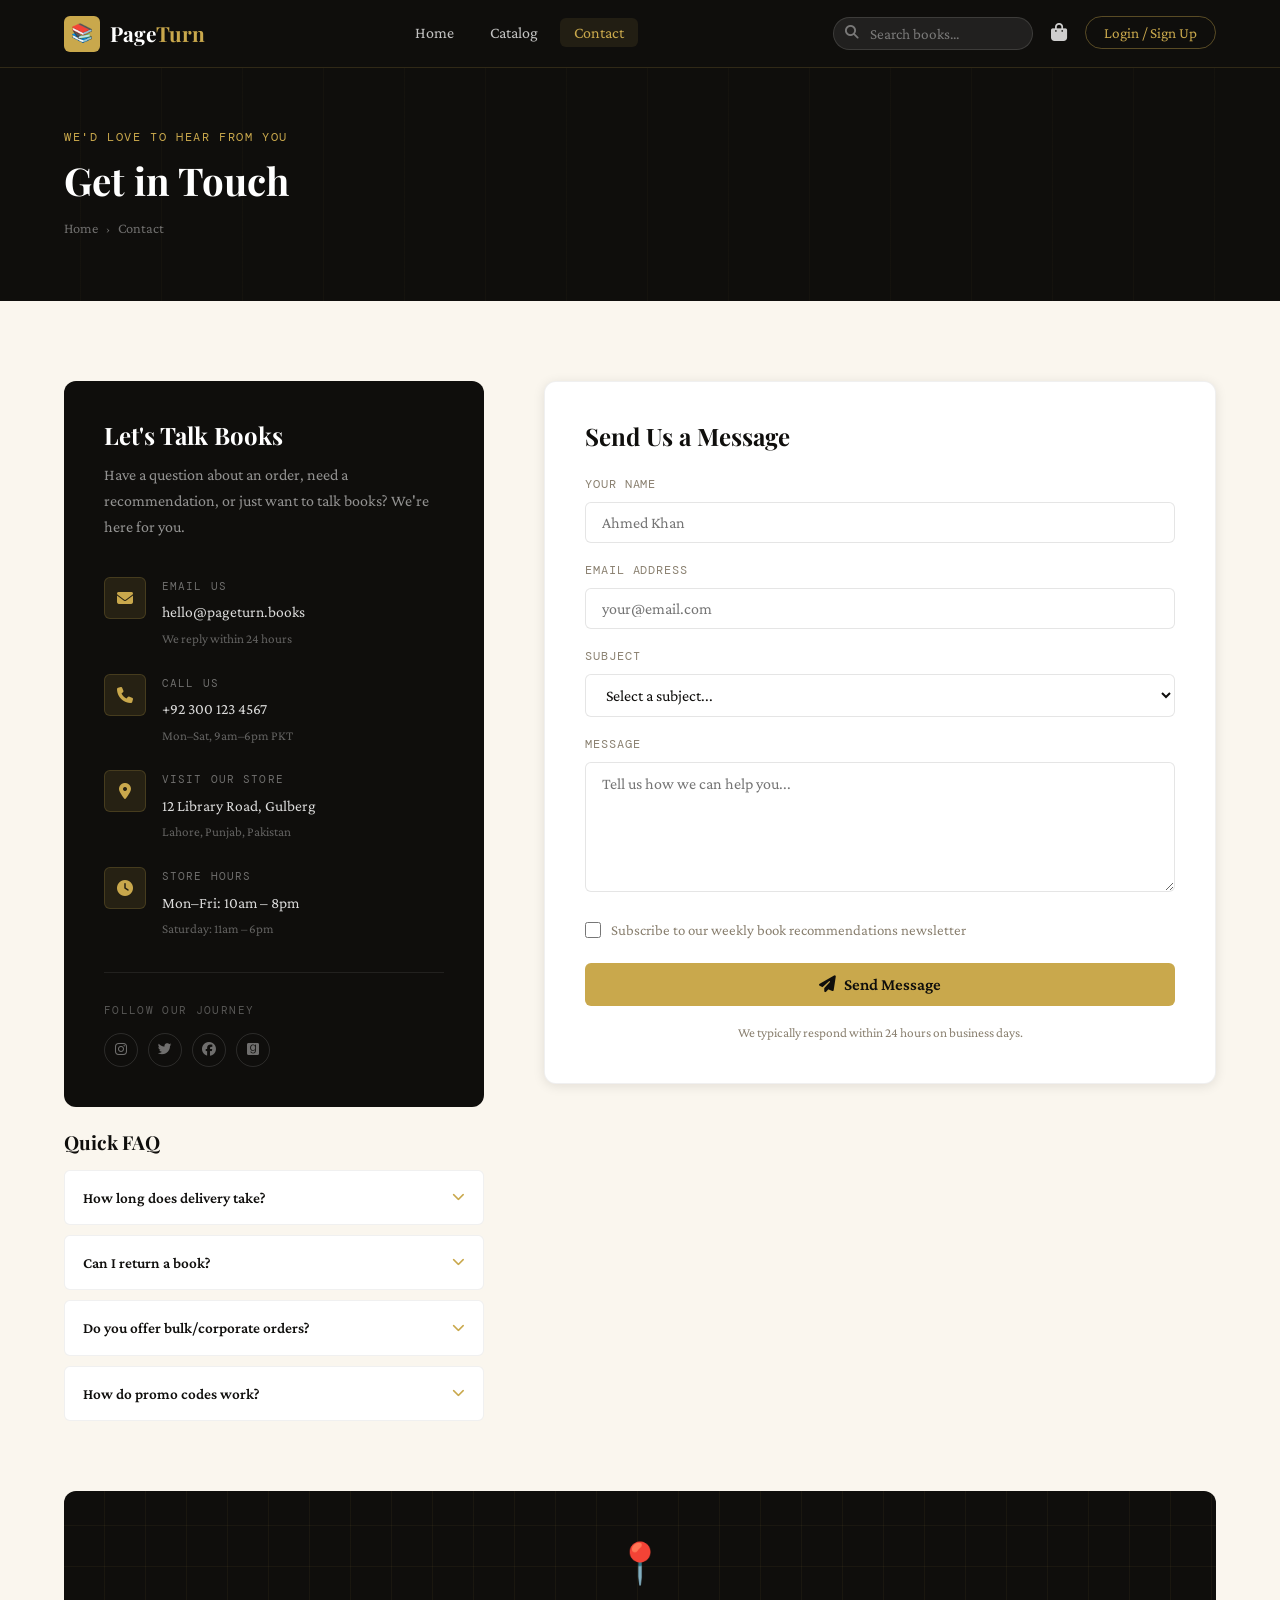
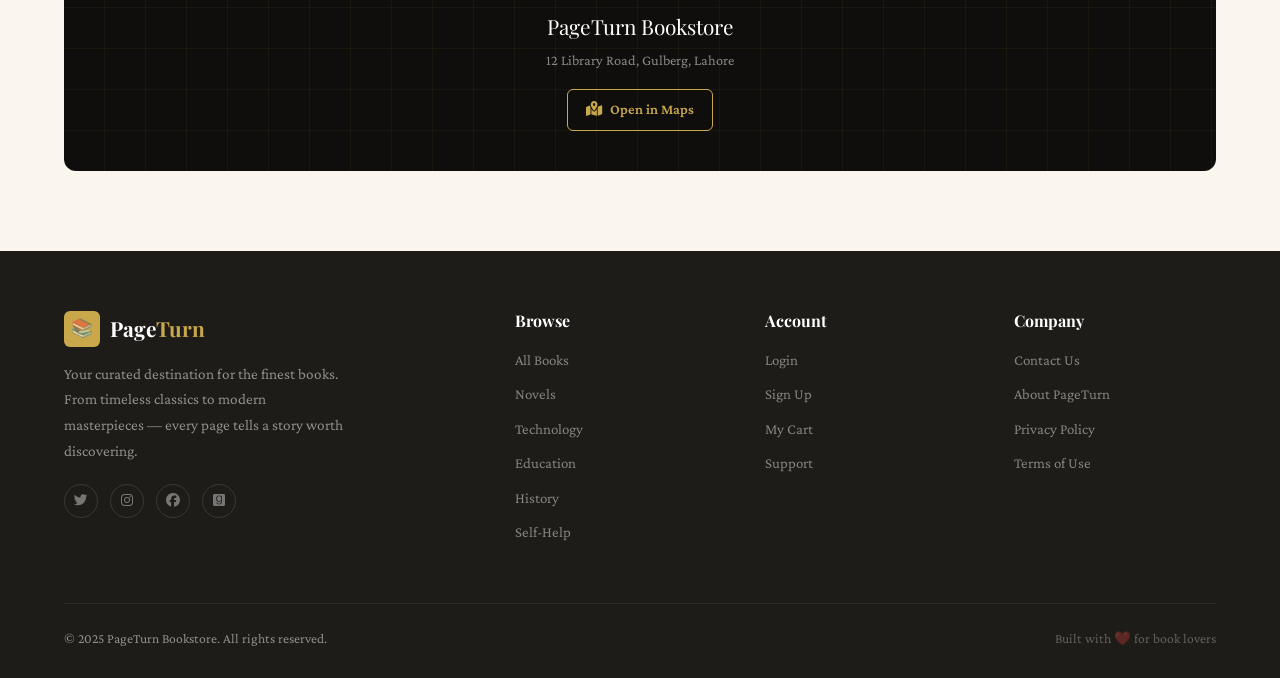
<file: contact.html>
<!DOCTYPE html>
<html lang="en">
<head>
  <meta charset="UTF-8">
  <meta name="viewport" content="width=device-width, initial-scale=1.0">
  <title>Contact Us — PageTurn Bookstore</title>
  <link rel="stylesheet" href="https://cdnjs.cloudflare.com/ajax/libs/font-awesome/6.5.2/css/all.min.css">
  <link rel="stylesheet" href="css/style.css">
</head>
<body>

<div id="navbar"></div>

<div class="page-header">
  <div class="container page-header-content">
    <div class="page-header-eyebrow">WE'D LOVE TO HEAR FROM YOU</div>
    <h1>Get in Touch</h1>
    <div class="breadcrumb">
      <a href="index.html">Home</a>
      <span class="breadcrumb-sep">›</span>
      <span>Contact</span>
    </div>
  </div>
</div>

<section class="section">
  <div class="container">
    <div class="contact-layout">

      <!-- ── INFO CARD ── -->
      <div>
        <div class="contact-info-card">
          <h2>Let's Talk Books</h2>
          <p>Have a question about an order, need a recommendation, or just want to talk books? We're here for you.</p>

          <div class="contact-info-item">
            <div class="contact-info-icon"><i class="fa-solid fa-envelope"></i></div>
            <div>
              <div class="contact-info-label">Email Us</div>
              <div class="contact-info-val">hello@pageturn.books</div>
              <div style="font-size:.82rem;color:rgba(255,255,255,.35);margin-top:3px">We reply within 24 hours</div>
            </div>
          </div>

          <div class="contact-info-item">
            <div class="contact-info-icon"><i class="fa-solid fa-phone"></i></div>
            <div>
              <div class="contact-info-label">Call Us</div>
              <div class="contact-info-val">+92 300 123 4567</div>
              <div style="font-size:.82rem;color:rgba(255,255,255,.35);margin-top:3px">Mon–Sat, 9am–6pm PKT</div>
            </div>
          </div>

          <div class="contact-info-item">
            <div class="contact-info-icon"><i class="fa-solid fa-location-dot"></i></div>
            <div>
              <div class="contact-info-label">Visit Our Store</div>
              <div class="contact-info-val">12 Library Road, Gulberg</div>
              <div style="font-size:.82rem;color:rgba(255,255,255,.35);margin-top:3px">Lahore, Punjab, Pakistan</div>
            </div>
          </div>

          <div class="contact-info-item">
            <div class="contact-info-icon"><i class="fa-solid fa-clock"></i></div>
            <div>
              <div class="contact-info-label">Store Hours</div>
              <div class="contact-info-val">Mon–Fri: 10am – 8pm</div>
              <div style="font-size:.82rem;color:rgba(255,255,255,.35);margin-top:3px">Saturday: 11am – 6pm</div>
            </div>
          </div>

          <!-- Social links -->
          <div style="margin-top:32px;padding-top:28px;border-top:1px solid rgba(255,255,255,.08)">
            <div style="font-family:'DM Mono',monospace;font-size:.7rem;letter-spacing:.12em;text-transform:uppercase;color:rgba(255,255,255,.3);margin-bottom:14px">Follow Our Journey</div>
            <div style="display:flex;gap:10px">
              <a class="footer-social" href="#"><i class="fa-brands fa-instagram"></i></a>
              <a class="footer-social" href="#"><i class="fa-brands fa-twitter"></i></a>
              <a class="footer-social" href="#"><i class="fa-brands fa-facebook"></i></a>
              <a class="footer-social" href="#"><i class="fa-brands fa-goodreads"></i></a>
            </div>
          </div>
        </div>

        <!-- FAQ -->
        <div style="margin-top:24px">
          <h3 style="font-family:'Playfair Display',serif;font-size:1.2rem;margin-bottom:16px;">Quick FAQ</h3>
          <div id="faqList"></div>
        </div>
      </div>

      <!-- ── FORM CARD ── -->
      <div class="contact-form-card">
        <h3>Send Us a Message</h3>

        <div class="form-group">
          <label class="form-label">Your Name</label>
          <input class="form-input" id="contactName" placeholder="Ahmed Khan" autocomplete="name">
        </div>
        <div class="form-group">
          <label class="form-label">Email Address</label>
          <input class="form-input" id="contactEmail" type="email" placeholder="your@email.com" autocomplete="email">
        </div>
        <div class="form-group">
          <label class="form-label">Subject</label>
          <select class="form-select" id="contactSubject">
            <option value="">Select a subject...</option>
            <option>Order Status / Tracking</option>
            <option>Return / Refund Request</option>
            <option>Book Recommendation</option>
            <option>Account Issue</option>
            <option>Bulk / Corporate Orders</option>
            <option>Other</option>
          </select>
        </div>
        <div class="form-group">
          <label class="form-label">Message</label>
          <textarea class="form-textarea" id="contactMessage" rows="5" placeholder="Tell us how we can help you..."></textarea>
        </div>

        <div style="display:flex;align-items:center;gap:10px;margin-bottom:20px">
          <input type="checkbox" id="newsletter" style="accent-color:var(--gold);width:16px;height:16px">
          <label for="newsletter" style="font-size:.93rem;color:var(--muted);cursor:pointer">Subscribe to our weekly book recommendations newsletter</label>
        </div>

        <button class="btn btn-gold btn-full" id="sendBtn">
          <i class="fa-solid fa-paper-plane"></i> Send Message
        </button>

        <div style="text-align:center;margin-top:16px;font-size:.83rem;color:var(--muted)">
          We typically respond within 24 hours on business days.
        </div>
      </div>

    </div>

    <!-- Map placeholder -->
    <div style="margin-top:60px;background:var(--ink);border-radius:var(--r-lg);height:280px;display:flex;align-items:center;justify-content:center;overflow:hidden;position:relative">
      <div style="position:absolute;inset:0;background-image:repeating-linear-gradient(0deg,transparent,transparent 40px,rgba(201,168,76,.06) 40px,rgba(201,168,76,.06) 41px),repeating-linear-gradient(90deg,transparent,transparent 40px,rgba(201,168,76,.06) 40px,rgba(201,168,76,.06) 41px)"></div>
      <div style="text-align:center;color:#fff;position:relative;z-index:2">
        <div style="font-size:2.5rem;margin-bottom:12px">📍</div>
        <div style="font-family:'Playfair Display',serif;font-size:1.3rem;margin-bottom:6px">PageTurn Bookstore</div>
        <div style="color:rgba(255,255,255,.5);font-size:.9rem">12 Library Road, Gulberg, Lahore</div>
        <a href="https://maps.google.com" target="_blank" class="btn btn-outline-gold btn-sm" style="margin-top:16px;display:inline-flex">
          <i class="fa-solid fa-map-location-dot"></i> Open in Maps
        </a>
      </div>
    </div>

  </div>
</section>

<div id="footer"></div>

<script src="js/data.js"></script>
<script src="js/contact.js"></script>
</body>
</html>
</file>
<file: css/style.css>
/* ============================================================
   PageTurn Bookstore — style.css
   Theme: Luxury Editorial — Deep Ink + Aged Gold + Parchment
   Fonts: Playfair Display + Crimson Pro
   ============================================================ */

@import url('https://fonts.googleapis.com/css2?family=Playfair+Display:ital,wght@0,400;0,600;0,700;0,900;1,400;1,700&family=Crimson+Pro:ital,wght@0,300;0,400;0,600;1,300;1,400&family=DM+Mono:wght@300;400&display=swap');

/* ── DESIGN TOKENS ── */
:root {
  --ink:        #0f0e0c;
  --ink-soft:   #1e1c18;
  --ink-muted:  #2e2b24;
  --gold:       #c9a84c;
  --gold-light: #e2c97e;
  --gold-pale:  #f5ead0;
  --parchment:  #faf6ee;
  --cream:      #f2ece0;
  --rust:       #b85c38;
  --sage:       #5a7a5e;
  --muted:      #8a8070;
  --border:     rgba(201,168,76,.18);
  --shadow:     0 8px 40px rgba(15,14,12,.18);
  --shadow-sm:  0 2px 12px rgba(15,14,12,.10);
  --r:          6px;
  --r-lg:       12px;
}

/* ── RESET ── */
*, *::before, *::after { box-sizing: border-box; margin: 0; padding: 0; }
html { scroll-behavior: smooth; font-size: 16px; }
body {
  font-family: 'Crimson Pro', Georgia, serif;
  background: var(--parchment);
  color: var(--ink);
  line-height: 1.65;
  overflow-x: hidden;
}
img { max-width: 100%; display: block; }
a  { text-decoration: none; color: inherit; }
ul { list-style: none; }
button { cursor: pointer; border: none; background: none; font-family: inherit; }

/* ── SCROLLBAR ── */
::-webkit-scrollbar { width: 6px; }
::-webkit-scrollbar-track { background: var(--cream); }
::-webkit-scrollbar-thumb { background: var(--gold); border-radius: 3px; }

/* ── TYPOGRAPHY ── */
h1,h2,h3,h4,h5 {
  font-family: 'Playfair Display', Georgia, serif;
  line-height: 1.2;
  font-weight: 700;
}
.mono { font-family: 'DM Mono', monospace; }

/* ══════════════════════════════════════
   NAVBAR
══════════════════════════════════════ */
.navbar {
  position: sticky;
  top: 0;
  z-index: 900;
  background: var(--ink);
  border-bottom: 1px solid var(--border);
  padding: 0 5%;
  display: flex;
  align-items: center;
  justify-content: space-between;
  height: 68px;
}

.nav-logo {
  display: flex;
  align-items: center;
  gap: 10px;
}
.nav-logo-icon {
  width: 36px; height: 36px;
  background: var(--gold);
  border-radius: var(--r);
  display: flex; align-items: center; justify-content: center;
  font-size: 18px;
}
.nav-logo-text {
  font-family: 'Playfair Display', serif;
  font-size: 1.3rem;
  font-weight: 700;
  color: #fff;
}
.nav-logo-text span { color: var(--gold); }

.nav-links {
  display: flex;
  align-items: center;
  gap: 8px;
}
.nav-links a {
  color: rgba(255,255,255,.75);
  font-size: .95rem;
  padding: 6px 14px;
  border-radius: var(--r);
  transition: all .2s;
  font-family: 'Crimson Pro', serif;
  font-size: 1rem;
}
.nav-links a:hover, .nav-links a.active {
  color: var(--gold);
  background: rgba(201,168,76,.1);
}

.nav-actions {
  display: flex;
  align-items: center;
  gap: 10px;
}

.nav-search-wrap {
  position: relative;
}
.nav-search {
  background: rgba(255,255,255,.08);
  border: 1px solid rgba(255,255,255,.12);
  border-radius: 20px;
  padding: 7px 16px 7px 36px;
  color: #fff;
  font-family: 'Crimson Pro', serif;
  font-size: .95rem;
  width: 200px;
  transition: all .3s;
}
.nav-search::placeholder { color: rgba(255,255,255,.4); }
.nav-search:focus {
  outline: none;
  width: 260px;
  border-color: var(--gold);
  background: rgba(201,168,76,.08);
}
.nav-search-icon {
  position: absolute;
  left: 12px; top: 50%;
  transform: translateY(-50%);
  color: rgba(255,255,255,.4);
  font-size: .85rem;
  pointer-events: none;
}

.cart-btn {
  position: relative;
  color: rgba(255,255,255,.8);
  font-size: 1.15rem;
  padding: 8px;
  border-radius: var(--r);
  transition: all .2s;
}
.cart-btn:hover { color: var(--gold); background: rgba(201,168,76,.1); }
.cart-count {
  position: absolute;
  top: 2px; right: 2px;
  background: var(--rust);
  color: #fff;
  font-size: .6rem;
  font-family: 'DM Mono', monospace;
  width: 16px; height: 16px;
  border-radius: 50%;
  display: flex; align-items: center; justify-content: center;
  font-weight: 700;
}

.btn-nav-login {
  padding: 7px 18px;
  border: 1px solid rgba(201,168,76,.4);
  border-radius: 20px;
  color: var(--gold);
  font-family: 'Crimson Pro', serif;
  font-size: .95rem;
  transition: all .2s;
}
.btn-nav-login:hover {
  background: var(--gold);
  color: var(--ink);
  border-color: var(--gold);
}

/* User pill */
.user-pill {
  display: flex;
  align-items: center;
  gap: 8px;
  padding: 5px 14px 5px 6px;
  background: rgba(201,168,76,.12);
  border: 1px solid rgba(201,168,76,.25);
  border-radius: 20px;
  cursor: pointer;
}
.user-pill-avatar {
  width: 28px; height: 28px;
  background: var(--gold);
  border-radius: 50%;
  display: flex; align-items: center; justify-content: center;
  font-family: 'DM Mono', monospace;
  font-size: .7rem;
  font-weight: 700;
  color: var(--ink);
}
.user-pill-name { color: var(--gold); font-size: .9rem; }
.user-pill-logout {
  color: rgba(255,255,255,.4);
  font-size: .8rem;
  padding: 2px 4px;
  transition: color .2s;
}
.user-pill-logout:hover { color: var(--rust); }

.nav-hamburger {
  display: none;
  color: #fff;
  font-size: 1.3rem;
  padding: 6px;
}

/* ══════════════════════════════════════
   BUTTONS
══════════════════════════════════════ */
.btn {
  display: inline-flex;
  align-items: center;
  gap: 8px;
  padding: 12px 28px;
  border-radius: var(--r);
  font-family: 'Crimson Pro', serif;
  font-size: 1.05rem;
  font-weight: 600;
  transition: all .25s;
  cursor: pointer;
  border: none;
}
.btn-gold {
  background: var(--gold);
  color: var(--ink);
}
.btn-gold:hover {
  background: var(--gold-light);
  transform: translateY(-1px);
  box-shadow: 0 6px 20px rgba(201,168,76,.35);
}
.btn-outline-gold {
  background: transparent;
  border: 1.5px solid var(--gold);
  color: var(--gold);
}
.btn-outline-gold:hover {
  background: var(--gold);
  color: var(--ink);
}
.btn-dark {
  background: var(--ink);
  color: #fff;
}
.btn-dark:hover {
  background: var(--ink-muted);
  transform: translateY(-1px);
}
.btn-sm { padding: 8px 18px; font-size: .9rem; }
.btn-full { width: 100%; justify-content: center; }

/* ══════════════════════════════════════
   SECTION LAYOUT
══════════════════════════════════════ */
.section { padding: 80px 5%; }
.section-sm { padding: 50px 5%; }
.container { max-width: 1240px; margin: 0 auto; }

.section-eyebrow {
  font-family: 'DM Mono', monospace;
  font-size: .75rem;
  letter-spacing: .15em;
  text-transform: uppercase;
  color: var(--gold);
  margin-bottom: 12px;
}
.section-title {
  font-size: clamp(1.8rem, 3vw, 2.8rem);
  margin-bottom: 14px;
}
.section-desc {
  font-size: 1.1rem;
  color: var(--muted);
  max-width: 520px;
}

/* ══════════════════════════════════════
   HERO
══════════════════════════════════════ */
.hero {
  background: var(--ink);
  min-height: 88vh;
  display: flex;
  align-items: center;
  position: relative;
  overflow: hidden;
  padding: 80px 5%;
}

.hero-bg-pattern {
  position: absolute;
  inset: 0;
  background-image:
    repeating-linear-gradient(
      0deg,
      transparent,
      transparent 60px,
      rgba(201,168,76,.04) 60px,
      rgba(201,168,76,.04) 61px
    ),
    repeating-linear-gradient(
      90deg,
      transparent,
      transparent 60px,
      rgba(201,168,76,.04) 60px,
      rgba(201,168,76,.04) 61px
    );
}

.hero-glow {
  position: absolute;
  width: 600px; height: 600px;
  background: radial-gradient(circle, rgba(201,168,76,.12) 0%, transparent 70%);
  top: -100px; right: -100px;
  pointer-events: none;
}

.hero-content {
  position: relative;
  z-index: 2;
  max-width: 580px;
}

.hero-tag {
  display: inline-flex;
  align-items: center;
  gap: 8px;
  background: rgba(201,168,76,.12);
  border: 1px solid rgba(201,168,76,.25);
  border-radius: 20px;
  padding: 6px 16px;
  font-family: 'DM Mono', monospace;
  font-size: .75rem;
  letter-spacing: .1em;
  color: var(--gold);
  margin-bottom: 28px;
}
.hero-tag-dot {
  width: 6px; height: 6px;
  border-radius: 50%;
  background: var(--gold);
  animation: pulse 2s infinite;
}
@keyframes pulse {
  0%,100% { opacity: 1; transform: scale(1); }
  50% { opacity: .5; transform: scale(.7); }
}

.hero h1 {
  font-size: clamp(2.4rem, 5vw, 4rem);
  color: #fff;
  margin-bottom: 20px;
  line-height: 1.1;
}
.hero h1 em {
  color: var(--gold);
  font-style: italic;
}

.hero-desc {
  font-size: 1.15rem;
  color: rgba(255,255,255,.6);
  margin-bottom: 36px;
  line-height: 1.7;
}

.hero-btns {
  display: flex;
  gap: 14px;
  flex-wrap: wrap;
  margin-bottom: 48px;
}

.hero-stats {
  display: flex;
  gap: 36px;
  padding-top: 36px;
  border-top: 1px solid rgba(255,255,255,.08);
}
.hero-stat-val {
  font-family: 'Playfair Display', serif;
  font-size: 1.8rem;
  font-weight: 700;
  color: var(--gold);
}
.hero-stat-lbl {
  font-size: .85rem;
  color: rgba(255,255,255,.45);
  margin-top: 2px;
}

/* Floating books visual */
.hero-visual {
  position: absolute;
  right: 5%;
  top: 50%;
  transform: translateY(-50%);
  display: flex;
  gap: 16px;
  align-items: flex-end;
}

.hero-book {
  border-radius: 6px 10px 10px 6px;
  box-shadow: -4px 4px 20px rgba(0,0,0,.5);
  position: relative;
  animation: floatBook 4s ease-in-out infinite;
}
.hero-book:nth-child(2) { animation-delay: .5s; }
.hero-book:nth-child(3) { animation-delay: 1s; }

@keyframes floatBook {
  0%,100% { transform: translateY(0); }
  50% { transform: translateY(-12px); }
}

.hb1 { width: 110px; height: 170px; background: linear-gradient(135deg, #1a3a5c, #2d5f8e); }
.hb2 { width: 120px; height: 190px; background: linear-gradient(135deg, #5a2d1a, #8e4a2d); }
.hb3 { width: 100px; height: 155px; background: linear-gradient(135deg, #1a4a2e, #2d7a4a); }

.hero-book::before {
  content: '';
  position: absolute;
  left: 0; top: 0; bottom: 0;
  width: 12px;
  background: rgba(0,0,0,.3);
  border-radius: 6px 0 0 6px;
}
.hero-book-title {
  position: absolute;
  bottom: 16px;
  left: 50%; transform: translateX(-50%);
  writing-mode: vertical-rl;
  text-orientation: mixed;
  transform: translateX(-50%) rotate(180deg);
  font-family: 'Playfair Display', serif;
  font-size: .65rem;
  color: rgba(255,255,255,.7);
  white-space: nowrap;
  letter-spacing: .08em;
}

/* ══════════════════════════════════════
   CATEGORIES STRIP
══════════════════════════════════════ */
.categories-strip {
  background: var(--cream);
  padding: 40px 5%;
  border-bottom: 1px solid var(--border);
}
.categories-row {
  display: flex;
  gap: 12px;
  flex-wrap: wrap;
  align-items: center;
}
.cat-chip {
  display: inline-flex;
  align-items: center;
  gap: 8px;
  padding: 10px 20px;
  border-radius: 30px;
  background: #fff;
  border: 1.5px solid transparent;
  font-family: 'Crimson Pro', serif;
  font-size: 1rem;
  color: var(--ink-muted);
  cursor: pointer;
  transition: all .2s;
  box-shadow: var(--shadow-sm);
}
.cat-chip:hover, .cat-chip.active {
  border-color: var(--gold);
  background: var(--gold-pale);
  color: var(--ink);
}
.cat-chip-icon { font-size: 1.1rem; }
.cat-chip-count {
  font-family: 'DM Mono', monospace;
  font-size: .72rem;
  color: var(--muted);
  background: var(--cream);
  padding: 1px 7px;
  border-radius: 10px;
}

/* ══════════════════════════════════════
   BOOK CARD
══════════════════════════════════════ */
.books-grid {
  display: grid;
  grid-template-columns: repeat(auto-fill, minmax(220px, 1fr));
  gap: 28px;
}

.book-card {
  background: #fff;
  border-radius: var(--r-lg);
  overflow: hidden;
  box-shadow: var(--shadow-sm);
  transition: all .3s;
  cursor: pointer;
  border: 1px solid rgba(0,0,0,.05);
}
.book-card:hover {
  transform: translateY(-6px);
  box-shadow: var(--shadow);
}

.book-cover {
  position: relative;
  height: 220px;
  overflow: hidden;
  display: flex;
  align-items: center;
  justify-content: center;
}
.book-cover-inner {
  width: 120px;
  height: 180px;
  border-radius: 4px 10px 10px 4px;
  position: relative;
  box-shadow: -3px 3px 12px rgba(0,0,0,.35);
  display: flex;
  align-items: flex-end;
  padding: 12px 10px;
  transition: transform .3s;
}
.book-card:hover .book-cover-inner { transform: rotate(-3deg) scale(1.05); }
.book-cover-inner::before {
  content: '';
  position: absolute;
  left: 0; top: 0; bottom: 0;
  width: 10px;
  background: rgba(0,0,0,.25);
  border-radius: 4px 0 0 4px;
}
.book-cover-title {
  font-family: 'Playfair Display', serif;
  font-size: .65rem;
  color: rgba(255,255,255,.85);
  line-height: 1.3;
  writing-mode: vertical-rl;
  transform: rotate(180deg);
  letter-spacing: .05em;
}

.book-badge {
  position: absolute;
  top: 12px; right: 12px;
  padding: 3px 10px;
  border-radius: 12px;
  font-family: 'DM Mono', monospace;
  font-size: .68rem;
  font-weight: 700;
  letter-spacing: .05em;
}
.badge-new   { background: var(--gold); color: var(--ink); }
.badge-sale  { background: var(--rust); color: #fff; }
.badge-best  { background: var(--sage); color: #fff; }

.book-info {
  padding: 16px;
}
.book-category {
  font-family: 'DM Mono', monospace;
  font-size: .68rem;
  letter-spacing: .1em;
  text-transform: uppercase;
  color: var(--gold);
  margin-bottom: 6px;
}
.book-title {
  font-family: 'Playfair Display', serif;
  font-size: 1rem;
  font-weight: 700;
  margin-bottom: 4px;
  line-height: 1.3;
  display: -webkit-box;
  -webkit-line-clamp: 2;
  -webkit-box-orient: vertical;
  overflow: hidden;
}
.book-author {
  font-size: .88rem;
  color: var(--muted);
  margin-bottom: 12px;
  font-style: italic;
}
.book-rating {
  display: flex;
  align-items: center;
  gap: 6px;
  margin-bottom: 12px;
}
.stars { color: var(--gold); font-size: .8rem; letter-spacing: 1px; }
.rating-count {
  font-family: 'DM Mono', monospace;
  font-size: .72rem;
  color: var(--muted);
}
.book-footer {
  display: flex;
  align-items: center;
  justify-content: space-between;
}
.book-price {
  font-family: 'Playfair Display', serif;
  font-size: 1.2rem;
  font-weight: 700;
  color: var(--ink);
}
.book-price-old {
  font-size: .8rem;
  color: var(--muted);
  text-decoration: line-through;
  margin-left: 4px;
  font-family: 'Crimson Pro', serif;
}
.add-cart-btn {
  width: 36px; height: 36px;
  border-radius: 50%;
  background: var(--gold);
  color: var(--ink);
  display: flex; align-items: center; justify-content: center;
  font-size: .9rem;
  transition: all .2s;
  flex-shrink: 0;
}
.add-cart-btn:hover {
  background: var(--gold-light);
  transform: scale(1.1);
}
.add-cart-btn.added {
  background: var(--sage);
  color: #fff;
}

/* ══════════════════════════════════════
   FEATURED / PROMO BANNER
══════════════════════════════════════ */
.promo-banner {
  background: linear-gradient(120deg, var(--ink) 55%, #1e3a2e 100%);
  border-radius: var(--r-lg);
  padding: 50px;
  display: flex;
  align-items: center;
  justify-content: space-between;
  gap: 32px;
  position: relative;
  overflow: hidden;
}
.promo-banner::before {
  content: '"';
  position: absolute;
  right: 48%;
  top: -40px;
  font-family: 'Playfair Display', serif;
  font-size: 20rem;
  color: rgba(255,255,255,.03);
  line-height: 1;
  pointer-events: none;
}
.promo-eyebrow {
  font-family: 'DM Mono', monospace;
  font-size: .72rem;
  letter-spacing: .15em;
  color: var(--gold);
  margin-bottom: 14px;
  text-transform: uppercase;
}
.promo-title {
  font-size: clamp(1.6rem, 3vw, 2.4rem);
  color: #fff;
  margin-bottom: 14px;
}
.promo-desc {
  color: rgba(255,255,255,.55);
  font-size: 1.05rem;
  margin-bottom: 28px;
  max-width: 420px;
}
.promo-discount {
  display: inline-block;
  background: var(--rust);
  color: #fff;
  font-family: 'Playfair Display', serif;
  font-size: 2rem;
  font-weight: 900;
  padding: 10px 24px;
  border-radius: var(--r);
  margin-bottom: 28px;
}

/* ══════════════════════════════════════
   TESTIMONIALS
══════════════════════════════════════ */
.testimonials-grid {
  display: grid;
  grid-template-columns: repeat(auto-fill, minmax(300px, 1fr));
  gap: 24px;
}
.testimonial-card {
  background: #fff;
  border-radius: var(--r-lg);
  padding: 28px;
  border: 1px solid rgba(0,0,0,.06);
  box-shadow: var(--shadow-sm);
}
.testimonial-stars { color: var(--gold); margin-bottom: 14px; }
.testimonial-text {
  font-size: 1rem;
  color: var(--ink-muted);
  font-style: italic;
  margin-bottom: 18px;
  line-height: 1.7;
}
.testimonial-author {
  display: flex;
  align-items: center;
  gap: 12px;
}
.testimonial-avatar {
  width: 40px; height: 40px;
  border-radius: 50%;
  display: flex; align-items: center; justify-content: center;
  font-family: 'DM Mono', monospace;
  font-size: .8rem;
  font-weight: 700;
  color: var(--ink);
  flex-shrink: 0;
}
.testimonial-name { font-weight: 600; font-size: .95rem; }
.testimonial-role { font-size: .83rem; color: var(--muted); }

/* ══════════════════════════════════════
   NEWSLETTER
══════════════════════════════════════ */
.newsletter {
  background: var(--ink);
  border-radius: var(--r-lg);
  padding: 60px;
  text-align: center;
}
.newsletter h2 { color: #fff; margin-bottom: 12px; }
.newsletter p { color: rgba(255,255,255,.55); margin-bottom: 32px; }
.newsletter-form {
  display: flex;
  gap: 12px;
  max-width: 480px;
  margin: 0 auto;
}
.newsletter-input {
  flex: 1;
  padding: 12px 20px;
  background: rgba(255,255,255,.08);
  border: 1px solid rgba(255,255,255,.14);
  border-radius: var(--r);
  color: #fff;
  font-family: 'Crimson Pro', serif;
  font-size: 1rem;
}
.newsletter-input::placeholder { color: rgba(255,255,255,.35); }
.newsletter-input:focus { outline: none; border-color: var(--gold); }

/* ══════════════════════════════════════
   FOOTER
══════════════════════════════════════ */
.footer {
  background: var(--ink-soft);
  color: rgba(255,255,255,.5);
  padding: 60px 5% 28px;
}
.footer-grid {
  display: grid;
  grid-template-columns: 2fr 1fr 1fr 1fr;
  gap: 48px;
  margin-bottom: 48px;
}
.footer-brand p {
  font-size: .95rem;
  margin-top: 14px;
  line-height: 1.7;
  max-width: 280px;
}
.footer-col h4 {
  font-family: 'Playfair Display', serif;
  color: #fff;
  font-size: 1rem;
  margin-bottom: 18px;
}
.footer-col a {
  display: block;
  color: rgba(255,255,255,.45);
  font-size: .93rem;
  margin-bottom: 10px;
  transition: color .2s;
}
.footer-col a:hover { color: var(--gold); }
.footer-bottom {
  border-top: 1px solid rgba(255,255,255,.08);
  padding-top: 24px;
  display: flex;
  align-items: center;
  justify-content: space-between;
  font-size: .85rem;
}
.footer-socials { display: flex; gap: 12px; }
.footer-social {
  width: 34px; height: 34px;
  border-radius: 50%;
  border: 1px solid rgba(255,255,255,.12);
  display: flex; align-items: center; justify-content: center;
  color: rgba(255,255,255,.4);
  font-size: .85rem;
  transition: all .2s;
}
.footer-social:hover { border-color: var(--gold); color: var(--gold); }

/* ══════════════════════════════════════
   CATALOG PAGE
══════════════════════════════════════ */
.catalog-layout {
  display: grid;
  grid-template-columns: 260px 1fr;
  gap: 36px;
  align-items: start;
}

.catalog-sidebar {
  background: #fff;
  border-radius: var(--r-lg);
  padding: 28px;
  border: 1px solid rgba(0,0,0,.06);
  box-shadow: var(--shadow-sm);
  position: sticky;
  top: 88px;
}
.sidebar-section { margin-bottom: 28px; }
.sidebar-section:last-child { margin-bottom: 0; }
.sidebar-title {
  font-family: 'Playfair Display', serif;
  font-size: 1rem;
  font-weight: 700;
  margin-bottom: 14px;
  padding-bottom: 10px;
  border-bottom: 1px solid var(--cream);
}
.filter-option {
  display: flex;
  align-items: center;
  gap: 10px;
  padding: 7px 0;
  cursor: pointer;
  font-size: .95rem;
  color: var(--ink-muted);
  transition: color .2s;
}
.filter-option:hover { color: var(--gold); }
.filter-option input[type="checkbox"] {
  accent-color: var(--gold);
  width: 15px; height: 15px;
}
.price-range {
  width: 100%;
  accent-color: var(--gold);
}
.price-labels {
  display: flex;
  justify-content: space-between;
  font-family: 'DM Mono', monospace;
  font-size: .72rem;
  color: var(--muted);
  margin-top: 6px;
}
.rating-filter {
  display: flex;
  align-items: center;
  gap: 8px;
  cursor: pointer;
  padding: 5px 0;
  font-size: .95rem;
}
.rating-filter:hover .stars { color: var(--gold-light); }

.catalog-header {
  display: flex;
  align-items: center;
  justify-content: space-between;
  margin-bottom: 24px;
  flex-wrap: wrap;
  gap: 12px;
}
.catalog-count {
  font-size: 1rem;
  color: var(--muted);
}
.catalog-count span { color: var(--ink); font-weight: 600; }
.sort-select {
  padding: 8px 14px;
  border: 1px solid rgba(0,0,0,.12);
  border-radius: var(--r);
  font-family: 'Crimson Pro', serif;
  font-size: .95rem;
  background: #fff;
  color: var(--ink);
  cursor: pointer;
}
.sort-select:focus { outline: none; border-color: var(--gold); }

.catalog-search-bar {
  position: relative;
  margin-bottom: 28px;
}
.catalog-search-input {
  width: 100%;
  padding: 14px 20px 14px 48px;
  border: 1.5px solid rgba(0,0,0,.1);
  border-radius: var(--r);
  font-family: 'Crimson Pro', serif;
  font-size: 1.05rem;
  background: #fff;
  transition: border-color .2s;
}
.catalog-search-input:focus { outline: none; border-color: var(--gold); }
.catalog-search-icon {
  position: absolute;
  left: 16px; top: 50%;
  transform: translateY(-50%);
  color: var(--muted);
}

/* ══════════════════════════════════════
   BOOK DETAIL PAGE
══════════════════════════════════════ */
.detail-layout {
  display: grid;
  grid-template-columns: 340px 1fr;
  gap: 60px;
  align-items: start;
}
.detail-cover-wrap {
  position: sticky;
  top: 88px;
  text-align: center;
}
.detail-book-cover {
  width: 220px;
  height: 320px;
  border-radius: 6px 14px 14px 6px;
  margin: 0 auto 24px;
  display: flex;
  align-items: flex-end;
  padding: 20px 16px;
  box-shadow: -6px 8px 40px rgba(0,0,0,.35);
  position: relative;
}
.detail-book-cover::before {
  content: '';
  position: absolute;
  left: 0; top: 0; bottom: 0;
  width: 16px;
  background: rgba(0,0,0,.25);
  border-radius: 6px 0 0 6px;
}
.detail-cover-title {
  font-family: 'Playfair Display', serif;
  font-size: 1rem;
  color: rgba(255,255,255,.85);
  line-height: 1.3;
}
.detail-cover-actions {
  display: flex;
  gap: 10px;
  justify-content: center;
  flex-wrap: wrap;
}

.detail-eyebrow {
  font-family: 'DM Mono', monospace;
  font-size: .72rem;
  letter-spacing: .12em;
  text-transform: uppercase;
  color: var(--gold);
  margin-bottom: 12px;
}
.detail-title {
  font-size: clamp(1.8rem, 3vw, 2.6rem);
  margin-bottom: 8px;
}
.detail-author {
  font-size: 1.1rem;
  color: var(--muted);
  font-style: italic;
  margin-bottom: 18px;
}
.detail-rating-row {
  display: flex;
  align-items: center;
  gap: 12px;
  margin-bottom: 24px;
}
.detail-price-row {
  display: flex;
  align-items: baseline;
  gap: 12px;
  margin-bottom: 28px;
}
.detail-price {
  font-family: 'Playfair Display', serif;
  font-size: 2rem;
  font-weight: 700;
  color: var(--ink);
}
.detail-price-old {
  font-size: 1.1rem;
  color: var(--muted);
  text-decoration: line-through;
}
.detail-desc {
  font-size: 1.08rem;
  line-height: 1.8;
  color: var(--ink-muted);
  margin-bottom: 28px;
}
.detail-meta-grid {
  display: grid;
  grid-template-columns: 1fr 1fr;
  gap: 14px;
  margin-bottom: 32px;
  padding: 20px;
  background: var(--cream);
  border-radius: var(--r);
}
.detail-meta-item {}
.detail-meta-label {
  font-family: 'DM Mono', monospace;
  font-size: .68rem;
  letter-spacing: .1em;
  text-transform: uppercase;
  color: var(--muted);
  margin-bottom: 4px;
}
.detail-meta-val { font-size: .95rem; font-weight: 600; }

.qty-row {
  display: flex;
  align-items: center;
  gap: 16px;
  margin-bottom: 20px;
}
.qty-ctrl {
  display: flex;
  align-items: center;
  gap: 0;
  border: 1.5px solid rgba(0,0,0,.12);
  border-radius: var(--r);
  overflow: hidden;
}
.qty-btn {
  width: 36px; height: 38px;
  background: var(--cream);
  border: none;
  font-size: 1.1rem;
  display: flex; align-items: center; justify-content: center;
  cursor: pointer;
  transition: background .2s;
}
.qty-btn:hover { background: var(--gold-pale); }
.qty-input {
  width: 48px;
  text-align: center;
  border: none;
  border-left: 1.5px solid rgba(0,0,0,.1);
  border-right: 1.5px solid rgba(0,0,0,.1);
  padding: 0;
  height: 38px;
  font-family: 'DM Mono', monospace;
  font-size: .95rem;
  background: #fff;
}
.qty-input:focus { outline: none; }

.detail-action-btns {
  display: flex;
  gap: 12px;
  flex-wrap: wrap;
}

/* Tabs inside detail */
.detail-tabs {
  display: flex;
  gap: 0;
  border-bottom: 2px solid var(--cream);
  margin-bottom: 28px;
  margin-top: 48px;
}
.detail-tab {
  padding: 12px 24px;
  font-family: 'Playfair Display', serif;
  font-size: 1rem;
  font-weight: 600;
  color: var(--muted);
  border-bottom: 2px solid transparent;
  margin-bottom: -2px;
  cursor: pointer;
  transition: all .2s;
}
.detail-tab.active {
  color: var(--ink);
  border-bottom-color: var(--gold);
}
.tab-panel { display: none; }
.tab-panel.active { display: block; }

/* ══════════════════════════════════════
   CART PAGE
══════════════════════════════════════ */
.cart-layout {
  display: grid;
  grid-template-columns: 1fr 360px;
  gap: 36px;
  align-items: start;
}

.cart-item {
  display: flex;
  gap: 20px;
  padding: 20px;
  background: #fff;
  border-radius: var(--r-lg);
  border: 1px solid rgba(0,0,0,.06);
  box-shadow: var(--shadow-sm);
  margin-bottom: 16px;
  align-items: center;
}
.cart-item-cover {
  width: 70px; height: 100px;
  border-radius: 3px 8px 8px 3px;
  flex-shrink: 0;
  position: relative;
}
.cart-item-cover::before {
  content: '';
  position: absolute;
  left: 0; top: 0; bottom: 0;
  width: 8px;
  background: rgba(0,0,0,.2);
  border-radius: 3px 0 0 3px;
}
.cart-item-info { flex: 1; }
.cart-item-category {
  font-family: 'DM Mono', monospace;
  font-size: .68rem;
  text-transform: uppercase;
  letter-spacing: .1em;
  color: var(--gold);
  margin-bottom: 4px;
}
.cart-item-title {
  font-family: 'Playfair Display', serif;
  font-size: 1.05rem;
  font-weight: 700;
  margin-bottom: 4px;
}
.cart-item-author {
  font-size: .88rem;
  color: var(--muted);
  font-style: italic;
  margin-bottom: 12px;
}
.cart-item-bottom {
  display: flex;
  align-items: center;
  gap: 16px;
}
.cart-item-price {
  font-family: 'Playfair Display', serif;
  font-size: 1.15rem;
  font-weight: 700;
  margin-left: auto;
}
.remove-btn {
  color: var(--muted);
  font-size: .85rem;
  padding: 4px 8px;
  border-radius: 4px;
  transition: all .2s;
}
.remove-btn:hover { color: var(--rust); background: rgba(184,92,56,.08); }

/* Order summary card */
.order-summary {
  background: #fff;
  border-radius: var(--r-lg);
  padding: 28px;
  border: 1px solid rgba(0,0,0,.06);
  box-shadow: var(--shadow-sm);
  position: sticky;
  top: 88px;
}
.summary-title {
  font-family: 'Playfair Display', serif;
  font-size: 1.3rem;
  font-weight: 700;
  margin-bottom: 22px;
  padding-bottom: 14px;
  border-bottom: 1px solid var(--cream);
}
.summary-row {
  display: flex;
  justify-content: space-between;
  align-items: center;
  padding: 9px 0;
  font-size: .97rem;
  color: var(--ink-muted);
}
.summary-row.total {
  font-family: 'Playfair Display', serif;
  font-size: 1.2rem;
  font-weight: 700;
  color: var(--ink);
  border-top: 2px solid var(--cream);
  margin-top: 8px;
  padding-top: 14px;
}
.summary-divider { height: 1px; background: var(--cream); margin: 8px 0; }

.coupon-row {
  display: flex;
  gap: 8px;
  margin-bottom: 20px;
}
.coupon-input {
  flex: 1;
  padding: 10px 14px;
  border: 1.5px solid rgba(0,0,0,.1);
  border-radius: var(--r);
  font-family: 'DM Mono', monospace;
  font-size: .85rem;
  transition: border-color .2s;
}
.coupon-input:focus { outline: none; border-color: var(--gold); }

/* ══════════════════════════════════════
   CHECKOUT PAGE
══════════════════════════════════════ */
.checkout-layout {
  display: grid;
  grid-template-columns: 1fr 380px;
  gap: 36px;
  align-items: start;
}

.checkout-card {
  background: #fff;
  border-radius: var(--r-lg);
  padding: 32px;
  border: 1px solid rgba(0,0,0,.06);
  box-shadow: var(--shadow-sm);
  margin-bottom: 20px;
}
.checkout-card-title {
  font-family: 'Playfair Display', serif;
  font-size: 1.2rem;
  font-weight: 700;
  margin-bottom: 24px;
  display: flex;
  align-items: center;
  gap: 10px;
}
.checkout-card-num {
  width: 28px; height: 28px;
  background: var(--gold);
  color: var(--ink);
  border-radius: 50%;
  display: flex; align-items: center; justify-content: center;
  font-family: 'DM Mono', monospace;
  font-size: .8rem;
  font-weight: 700;
  flex-shrink: 0;
}

.form-row { display: grid; grid-template-columns: 1fr 1fr; gap: 16px; }
.form-group { margin-bottom: 18px; }
.form-label {
  display: block;
  font-family: 'DM Mono', monospace;
  font-size: .72rem;
  letter-spacing: .08em;
  text-transform: uppercase;
  color: var(--muted);
  margin-bottom: 8px;
}
.form-input, .form-select {
  width: 100%;
  padding: 11px 16px;
  border: 1.5px solid rgba(0,0,0,.1);
  border-radius: var(--r);
  font-family: 'Crimson Pro', serif;
  font-size: 1rem;
  color: var(--ink);
  background: #fff;
  transition: border-color .2s;
}
.form-input:focus, .form-select:focus {
  outline: none;
  border-color: var(--gold);
}
.form-input.error { border-color: var(--rust); }
.form-error {
  font-size: .83rem;
  color: var(--rust);
  margin-top: 5px;
  display: none;
}
.form-error.show { display: block; }

.payment-options {
  display: flex;
  gap: 12px;
  margin-bottom: 20px;
  flex-wrap: wrap;
}
.payment-option {
  flex: 1;
  min-width: 120px;
  padding: 14px;
  border: 2px solid rgba(0,0,0,.1);
  border-radius: var(--r);
  cursor: pointer;
  text-align: center;
  transition: all .2s;
  font-size: .93rem;
}
.payment-option.selected {
  border-color: var(--gold);
  background: var(--gold-pale);
}
.payment-option-icon { font-size: 1.5rem; margin-bottom: 6px; }

/* Success modal */
.success-overlay {
  position: fixed;
  inset: 0;
  background: rgba(15,14,12,.85);
  z-index: 1000;
  display: flex;
  align-items: center;
  justify-content: center;
  opacity: 0;
  pointer-events: none;
  transition: opacity .3s;
}
.success-overlay.active { opacity: 1; pointer-events: all; }
.success-modal {
  background: #fff;
  border-radius: var(--r-lg);
  padding: 52px 48px;
  text-align: center;
  max-width: 460px;
  width: 90%;
  transform: scale(.9);
  transition: transform .3s;
}
.success-overlay.active .success-modal { transform: scale(1); }
.success-icon {
  width: 72px; height: 72px;
  background: var(--sage);
  border-radius: 50%;
  display: flex; align-items: center; justify-content: center;
  font-size: 2rem;
  margin: 0 auto 24px;
  color: #fff;
}
.success-modal h2 { margin-bottom: 12px; }
.success-modal p { color: var(--muted); margin-bottom: 28px; }
.order-id {
  font-family: 'DM Mono', monospace;
  background: var(--cream);
  padding: 8px 20px;
  border-radius: var(--r);
  font-size: .85rem;
  margin-bottom: 28px;
  display: inline-block;
}

/* ══════════════════════════════════════
   AUTH PAGE
══════════════════════════════════════ */
.auth-page {
  min-height: 100vh;
  background: var(--ink);
  display: flex;
  align-items: center;
  justify-content: center;
  padding: 40px 20px;
  position: relative;
  overflow: hidden;
}
.auth-page-bg {
  position: absolute;
  inset: 0;
  background-image:
    repeating-linear-gradient(
      45deg,
      transparent,
      transparent 80px,
      rgba(201,168,76,.03) 80px,
      rgba(201,168,76,.03) 81px
    );
}
.auth-glow {
  position: absolute;
  width: 500px; height: 500px;
  border-radius: 50%;
  background: radial-gradient(circle, rgba(201,168,76,.08), transparent 70%);
  pointer-events: none;
}
.auth-glow-1 { top: -200px; left: -100px; }
.auth-glow-2 { bottom: -200px; right: -100px; }

.auth-box {
  background: #fff;
  border-radius: var(--r-lg);
  padding: 48px;
  width: 100%;
  max-width: 460px;
  position: relative;
  z-index: 2;
  box-shadow: 0 20px 80px rgba(0,0,0,.4);
}
.auth-logo-row {
  text-align: center;
  margin-bottom: 32px;
}
.auth-logo-icon {
  width: 52px; height: 52px;
  background: var(--ink);
  border-radius: var(--r);
  display: flex; align-items: center; justify-content: center;
  font-size: 22px;
  margin: 0 auto 12px;
}
.auth-box-title {
  font-size: 1.8rem;
  margin-bottom: 6px;
}
.auth-box-sub { color: var(--muted); font-size: 1rem; }

.auth-tabs {
  display: flex;
  background: var(--cream);
  border-radius: var(--r);
  padding: 4px;
  margin-bottom: 28px;
}
.auth-tab {
  flex: 1;
  padding: 10px;
  border-radius: calc(var(--r) - 2px);
  font-family: 'Crimson Pro', serif;
  font-size: 1rem;
  font-weight: 600;
  color: var(--muted);
  transition: all .2s;
}
.auth-tab.active {
  background: var(--ink);
  color: #fff;
}

.auth-panel { display: none; }
.auth-panel.active { display: block; }

.auth-error {
  background: rgba(184,92,56,.08);
  border: 1px solid rgba(184,92,56,.2);
  color: var(--rust);
  padding: 10px 14px;
  border-radius: var(--r);
  font-size: .9rem;
  margin-bottom: 16px;
}
.auth-success {
  background: rgba(90,122,94,.08);
  border: 1px solid rgba(90,122,94,.2);
  color: var(--sage);
  padding: 10px 14px;
  border-radius: var(--r);
  font-size: .9rem;
  margin-bottom: 16px;
}
.d-none { display: none !important; }

.input-wrap {
  position: relative;
}
.input-icon {
  position: absolute;
  left: 14px; top: 50%;
  transform: translateY(-50%);
  color: var(--muted);
  font-size: .9rem;
  pointer-events: none;
}
.form-input.with-icon { padding-left: 40px; }
.toggle-pw {
  position: absolute;
  right: 12px; top: 50%;
  transform: translateY(-50%);
  color: var(--muted);
  font-size: .9rem;
  padding: 4px;
  transition: color .2s;
}
.toggle-pw:hover { color: var(--gold); }

.auth-divider {
  text-align: center;
  color: var(--muted);
  font-size: .9rem;
  margin: 18px 0;
  position: relative;
}
.auth-divider::before, .auth-divider::after {
  content: '';
  position: absolute;
  top: 50%;
  width: 38%;
  height: 1px;
  background: var(--cream);
}
.auth-divider::before { left: 0; }
.auth-divider::after  { right: 0; }

.auth-switch {
  text-align: center;
  color: var(--muted);
  font-size: .95rem;
  margin-top: 20px;
}
.auth-switch span {
  color: var(--gold);
  cursor: pointer;
  font-weight: 600;
}
.auth-switch span:hover { text-decoration: underline; }

/* ══════════════════════════════════════
   CONTACT PAGE
══════════════════════════════════════ */
.contact-layout {
  display: grid;
  grid-template-columns: 1fr 1.6fr;
  gap: 60px;
  align-items: start;
}
.contact-info-card {
  background: var(--ink);
  border-radius: var(--r-lg);
  padding: 40px;
  color: #fff;
}
.contact-info-card h2 { color: #fff; margin-bottom: 12px; }
.contact-info-card > p { color: rgba(255,255,255,.55); margin-bottom: 36px; }
.contact-info-item {
  display: flex;
  gap: 16px;
  margin-bottom: 24px;
  align-items: flex-start;
}
.contact-info-icon {
  width: 42px; height: 42px;
  background: rgba(201,168,76,.12);
  border: 1px solid rgba(201,168,76,.2);
  border-radius: var(--r);
  display: flex; align-items: center; justify-content: center;
  color: var(--gold);
  flex-shrink: 0;
}
.contact-info-label {
  font-family: 'DM Mono', monospace;
  font-size: .7rem;
  letter-spacing: .1em;
  text-transform: uppercase;
  color: rgba(255,255,255,.4);
  margin-bottom: 4px;
}
.contact-info-val { color: rgba(255,255,255,.85); font-size: .97rem; }

.contact-form-card {
  background: #fff;
  border-radius: var(--r-lg);
  padding: 40px;
  border: 1px solid rgba(0,0,0,.06);
  box-shadow: var(--shadow-sm);
}
.contact-form-card h3 {
  font-size: 1.5rem;
  margin-bottom: 24px;
}
.form-textarea {
  width: 100%;
  padding: 12px 16px;
  border: 1.5px solid rgba(0,0,0,.1);
  border-radius: var(--r);
  font-family: 'Crimson Pro', serif;
  font-size: 1rem;
  color: var(--ink);
  resize: vertical;
  min-height: 130px;
  transition: border-color .2s;
}
.form-textarea:focus { outline: none; border-color: var(--gold); }

/* ══════════════════════════════════════
   PAGE HEADER
══════════════════════════════════════ */
.page-header {
  background: var(--ink);
  padding: 60px 5%;
  position: relative;
  overflow: hidden;
}
.page-header::before {
  content: '';
  position: absolute;
  inset: 0;
  background-image: repeating-linear-gradient(
    90deg, transparent, transparent 80px,
    rgba(201,168,76,.03) 80px, rgba(201,168,76,.03) 81px
  );
}
.page-header-content { position: relative; z-index: 2; }
.page-header-eyebrow {
  font-family: 'DM Mono', monospace;
  font-size: .72rem;
  letter-spacing: .14em;
  text-transform: uppercase;
  color: var(--gold);
  margin-bottom: 10px;
}
.page-header h1 { color: #fff; font-size: clamp(1.8rem, 3vw, 2.8rem); }
.breadcrumb {
  display: flex;
  align-items: center;
  gap: 8px;
  margin-top: 14px;
  font-size: .9rem;
  color: rgba(255,255,255,.4);
}
.breadcrumb a { color: rgba(255,255,255,.4); transition: color .2s; }
.breadcrumb a:hover { color: var(--gold); }
.breadcrumb-sep { font-size: .7rem; }

/* ══════════════════════════════════════
   TOAST NOTIFICATION
══════════════════════════════════════ */
.toast-container {
  position: fixed;
  bottom: 28px;
  right: 28px;
  z-index: 2000;
  display: flex;
  flex-direction: column;
  gap: 10px;
}
.toast {
  background: var(--ink);
  color: #fff;
  padding: 14px 20px;
  border-radius: var(--r);
  border-left: 3px solid var(--gold);
  font-size: .93rem;
  box-shadow: var(--shadow);
  display: flex;
  align-items: center;
  gap: 10px;
  min-width: 260px;
  animation: toastIn .3s ease;
}
.toast.success { border-left-color: var(--sage); }
.toast.error   { border-left-color: var(--rust); }
@keyframes toastIn {
  from { opacity: 0; transform: translateX(40px); }
  to   { opacity: 1; transform: translateX(0); }
}

/* ══════════════════════════════════════
   EMPTY STATE
══════════════════════════════════════ */
.empty-state {
  text-align: center;
  padding: 80px 20px;
  color: var(--muted);
}
.empty-icon { font-size: 3.5rem; margin-bottom: 16px; }
.empty-state h3 {
  font-size: 1.4rem;
  color: var(--ink);
  margin-bottom: 8px;
}
.empty-state p { max-width: 320px; margin: 0 auto 24px; }

/* ══════════════════════════════════════
   RESPONSIVE
══════════════════════════════════════ */
@media (max-width: 1024px) {
  .catalog-layout   { grid-template-columns: 1fr; }
  .catalog-sidebar  { position: static; }
  .footer-grid      { grid-template-columns: 1fr 1fr; }
  .hero-visual      { display: none; }
  .detail-layout    { grid-template-columns: 1fr; }
  .detail-cover-wrap { position: static; }
  .cart-layout, .checkout-layout { grid-template-columns: 1fr; }
  .contact-layout   { grid-template-columns: 1fr; }
}

@media (max-width: 768px) {
  .nav-links, .nav-search-wrap { display: none; }
  .nav-hamburger { display: block; }
  .hero { min-height: auto; padding: 60px 5%; }
  .promo-banner { flex-direction: column; padding: 32px; }
  .newsletter-form { flex-direction: column; }
  .footer-grid { grid-template-columns: 1fr; }
  .form-row { grid-template-columns: 1fr; }
  .books-grid { grid-template-columns: repeat(auto-fill, minmax(160px, 1fr)); }
  .auth-box { padding: 32px 24px; }
  .hero-stats { gap: 24px; }
}
</file>
